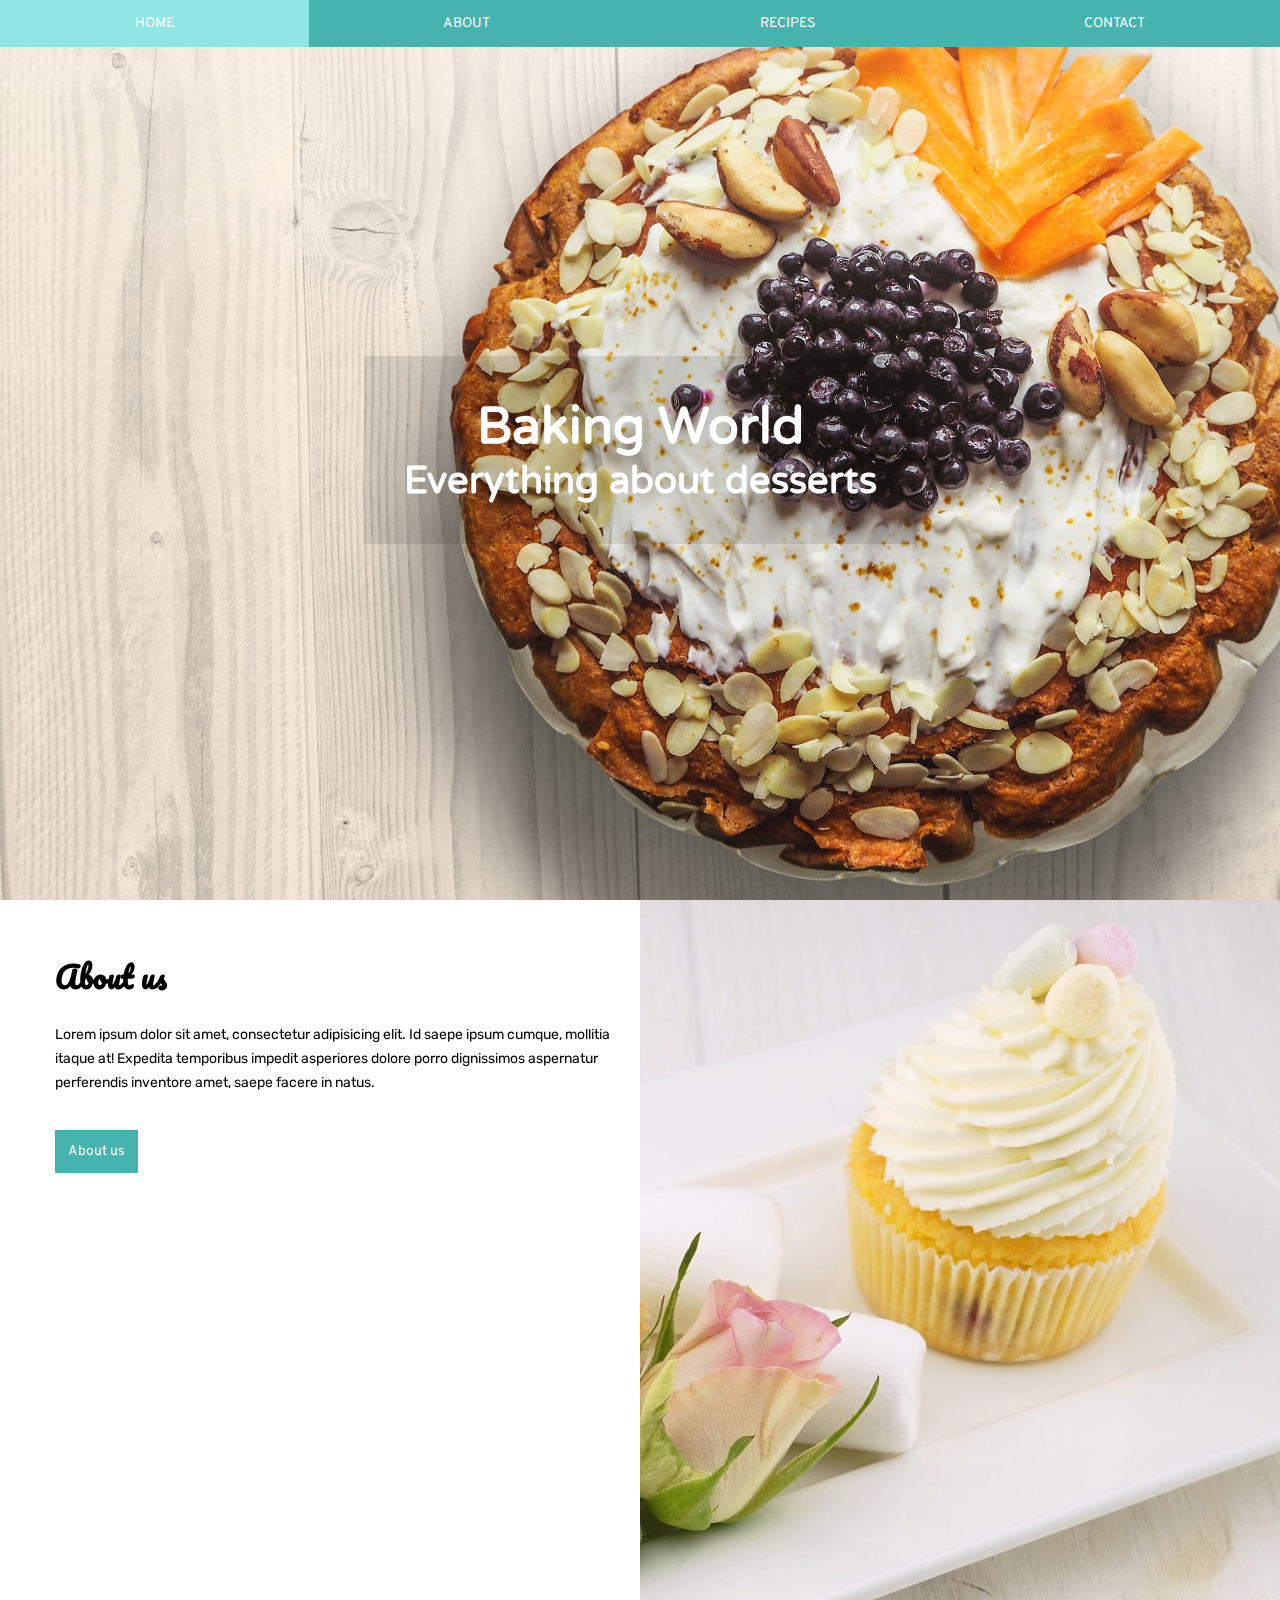
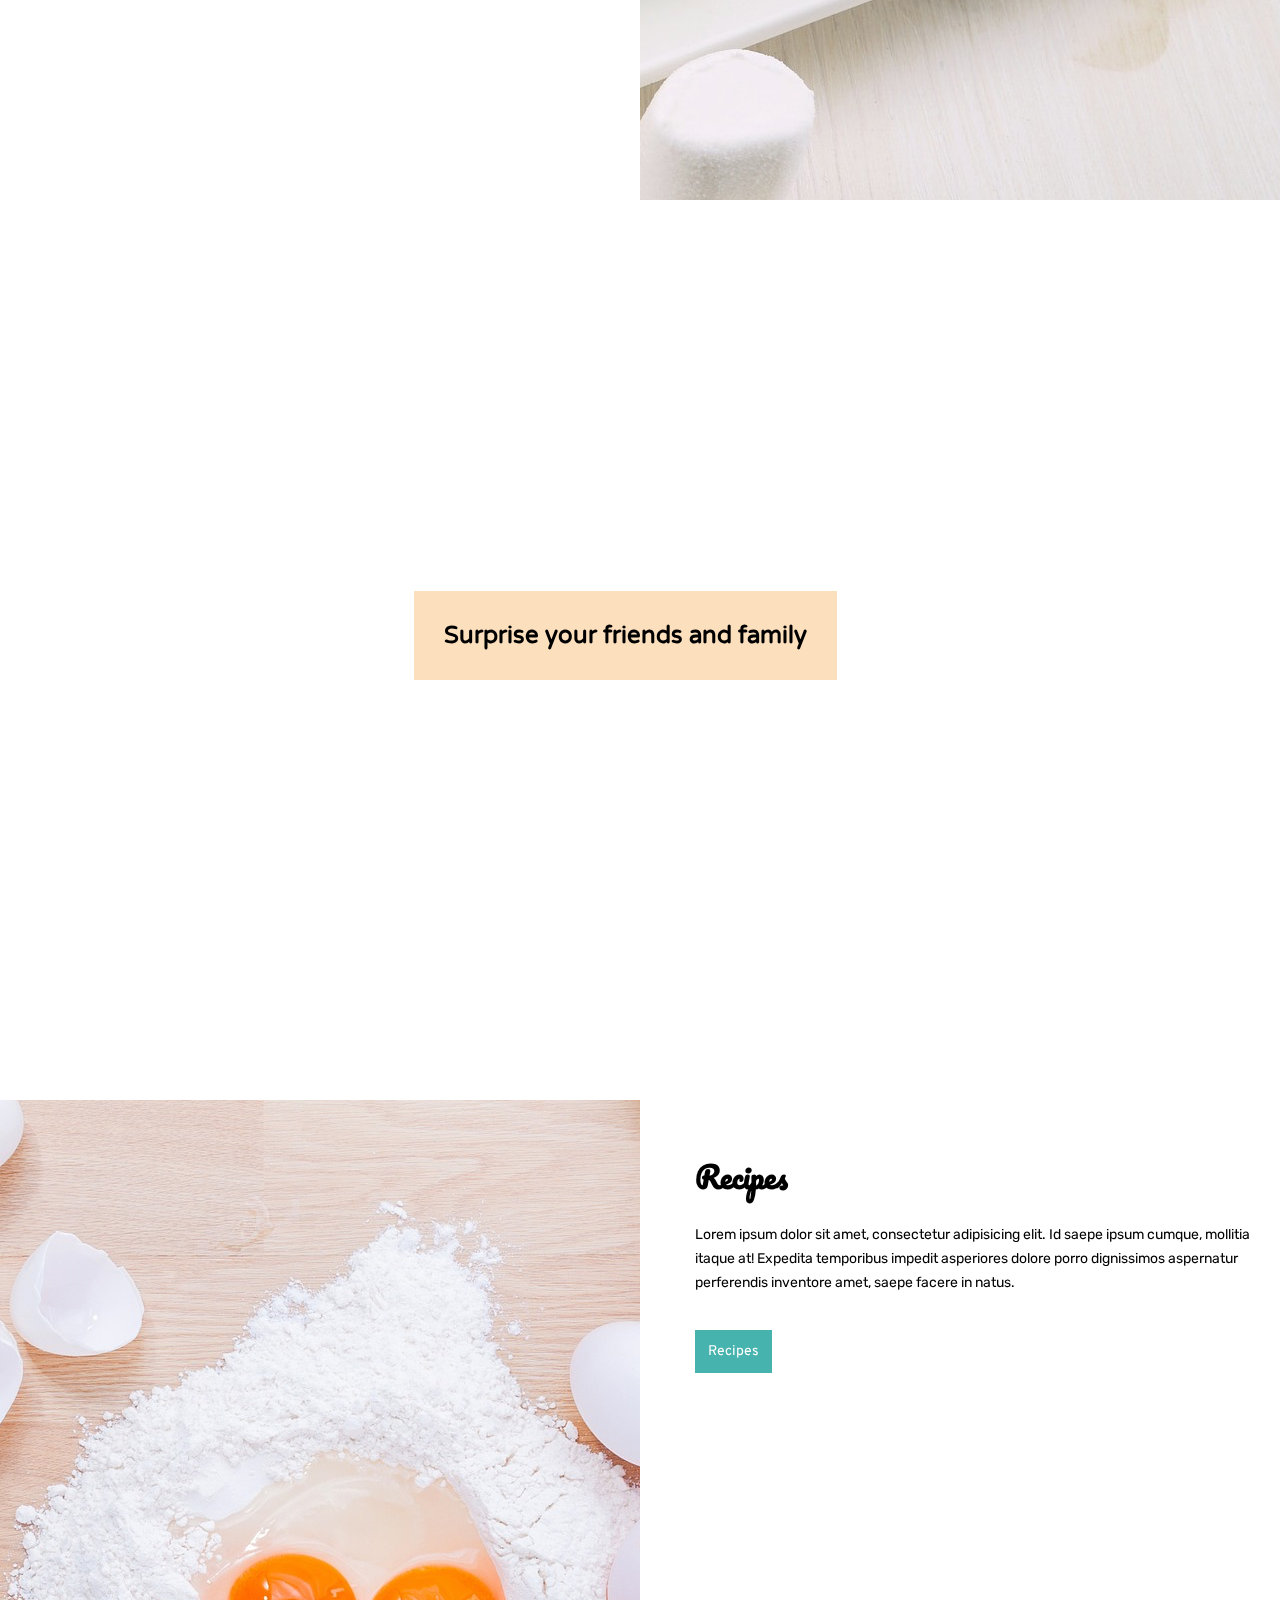
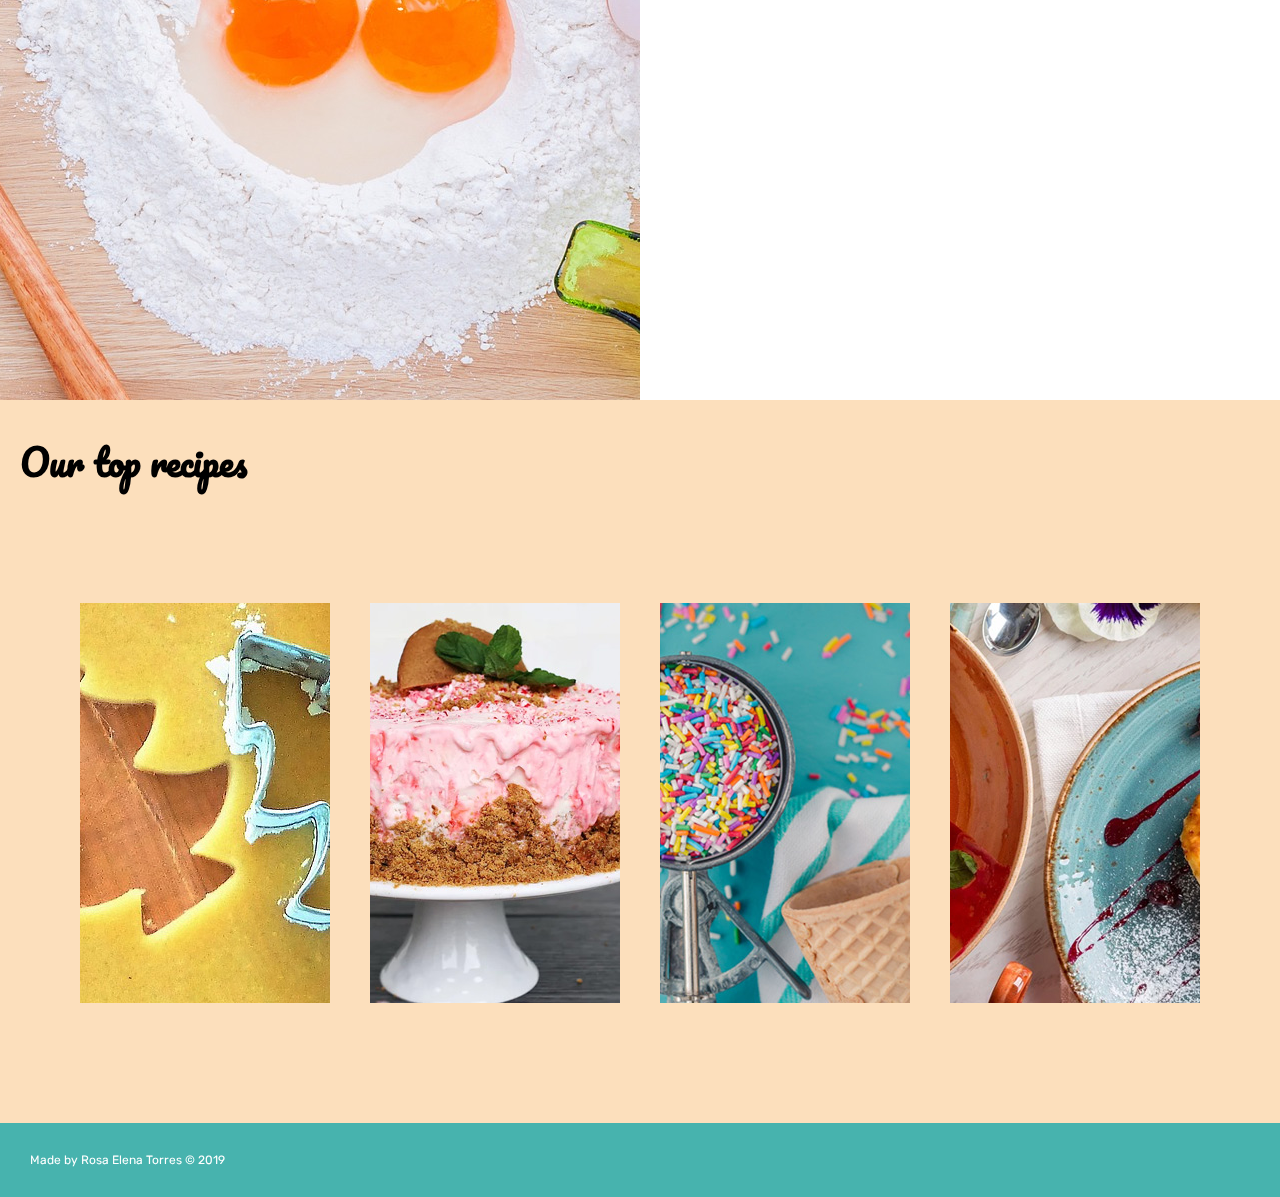
<file: index.html>
<!doctype html>
<html>

<head>
    <meta charset="UTF-8">
    <meta name="viewport" content="width=device-width, initial-scale=1.0">
    <link rel="stylesheet" href="css/style.css">
    <title>El repostero de mama</title>
</head>

<body>
   <nav>
      <a href="index.html">HOME</a>
      <a href="about.html">ABOUT</a>
      <a href="recipes.html">RECIPES</a>
      <a href="contact.html">CONTACT</a>
   </nav>
 
 	<section id="home-banner"></section>
   
   <header>
     <hgroup id="slider-header">
         <h1>Baking World</h1>
         <h2>Everything about desserts</h2>
      </hgroup>
    </header>

	<section class="parent">
      <article class="text">
         <h1>About us</h1>
         <p>Lorem ipsum dolor sit amet, consectetur adipisicing elit. Id saepe ipsum cumque, mollitia itaque at! Expedita temporibus impedit asperiores dolore porro dignissimos aspernatur perferendis inventore amet, saepe facere in natus.</p>
          <a href="about.html">About us</a>
       </article>
      <article id="side-img1"></article>
  </section> 

    
 	<section id="s1">
     <h2>Surprise your friends and family</h2>
   </section>
    
 	<section class="parent">
		<article id="side-img2"></article>
        <article class="text">
           <h1>Recipes</h1>
           <p>Lorem ipsum dolor sit amet, consectetur adipisicing elit. Id saepe ipsum cumque, mollitia itaque at! Expedita temporibus impedit asperiores dolore porro dignissimos aspernatur perferendis inventore amet, saepe facere in natus.</p>
           <a href="recipes.html">Recipes</a>
   	   </article>
    </section>

    <section class="gallery-header">
          <h2>Our top recipes</h2>
    </section>

	<section class="gallery">
    
     <figure id="r1">
      <figcaption class="overlay">
      <a href="recipe-cookies.html" class="button" target="_blank"><p>Cookies Recipe</p></a></figcaption>
      </figure>
        
      <figure id="r2">
      <figcaption class="overlay">
      <a href="recipe-strawberry-cake.html" class="button" target="_blank"><p>Strawberry Cake Recipe</p></a></figcaption>
     </figure>
        
      <figure id="r3">
      <figcaption class="overlay">
      <a href="recipe-ice-cream.html" class="button" target="_blank"><p>Ice Cream Recipe</p></a></figcaption>
     </figure>
     
       <figure id="r4">
      <figcaption class="overlay">
      <a href="recipe-cheesecake.html" class="button" target="_blank"><p>Cheesecake Recipe</p></a></figcaption>
     </figure>
    </section>
 
  <footer>
     <p>Made by Rosa Elena Torres © 2019</p>
  </footer>


</body>
</html>
</file>
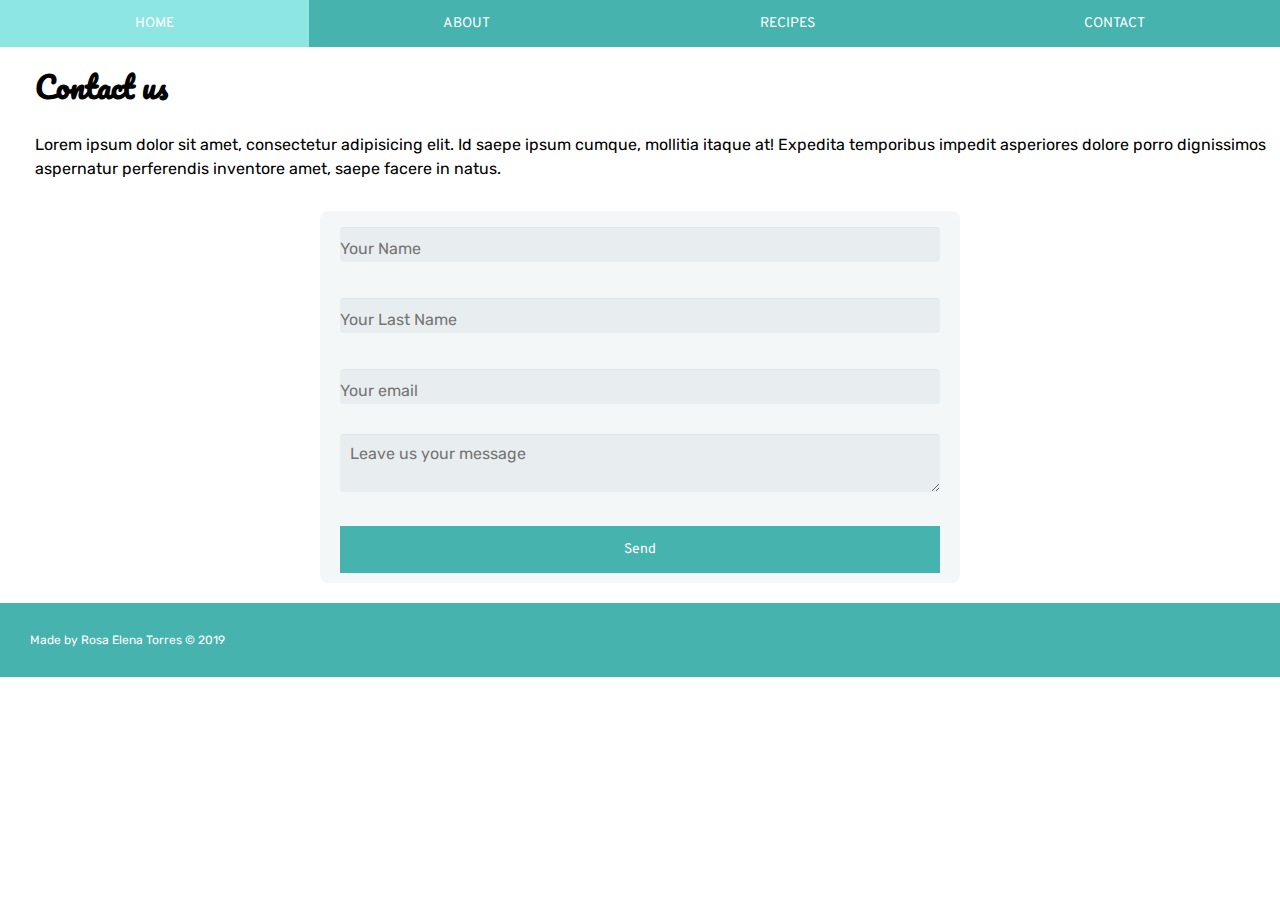
<file: contact.html>
<!doctype html>
<html>

<head>
    <meta charset="UTF-8">
    <meta name="viewport" content="width=device-width, initial-scale=1.0">
    <link rel="stylesheet" href="css/style.css">
    <title>Contact us - El repostero de mama</title>
</head>

<body>
   <nav>
      <a href="index.html">HOME</a>
      <a href="about.html">ABOUT</a>
      <a href="recipes.html">RECIPES</a>
      <a href="contact.html">CONTACT</a>
   </nav>
   
   	<section id="text-form">
         <h1>Contact us</h1>
         <p>Lorem ipsum dolor sit amet, consectetur adipisicing elit. Id saepe ipsum cumque, mollitia itaque at! Expedita temporibus impedit asperiores dolore porro dignissimos aspernatur perferendis inventore amet, saepe facere in natus.</p>
  </section> 
 
   <section id="formwrapper">
       <form action="MAILTO:rochi957@gmail.com" method="post" enctype="text/plain" validate>
          <input type="text" name="firstname" id="fname" placeholder="Your Name" required>
          
          <input type="text" id="lname" name="lastname" placeholder="Your Last Name" required>
          
    	  <input type="email" id="mail" name="email" placeholder="Your email" required>
          
          <textarea placeholder="Leave us your message"></textarea>
          
          <input type="submit" value="Send">
        
       </form>
    </section>

 
  <footer>
     <p>Made by Rosa Elena Torres © 2019</p>
  </footer>


</body>
</html>
</file>
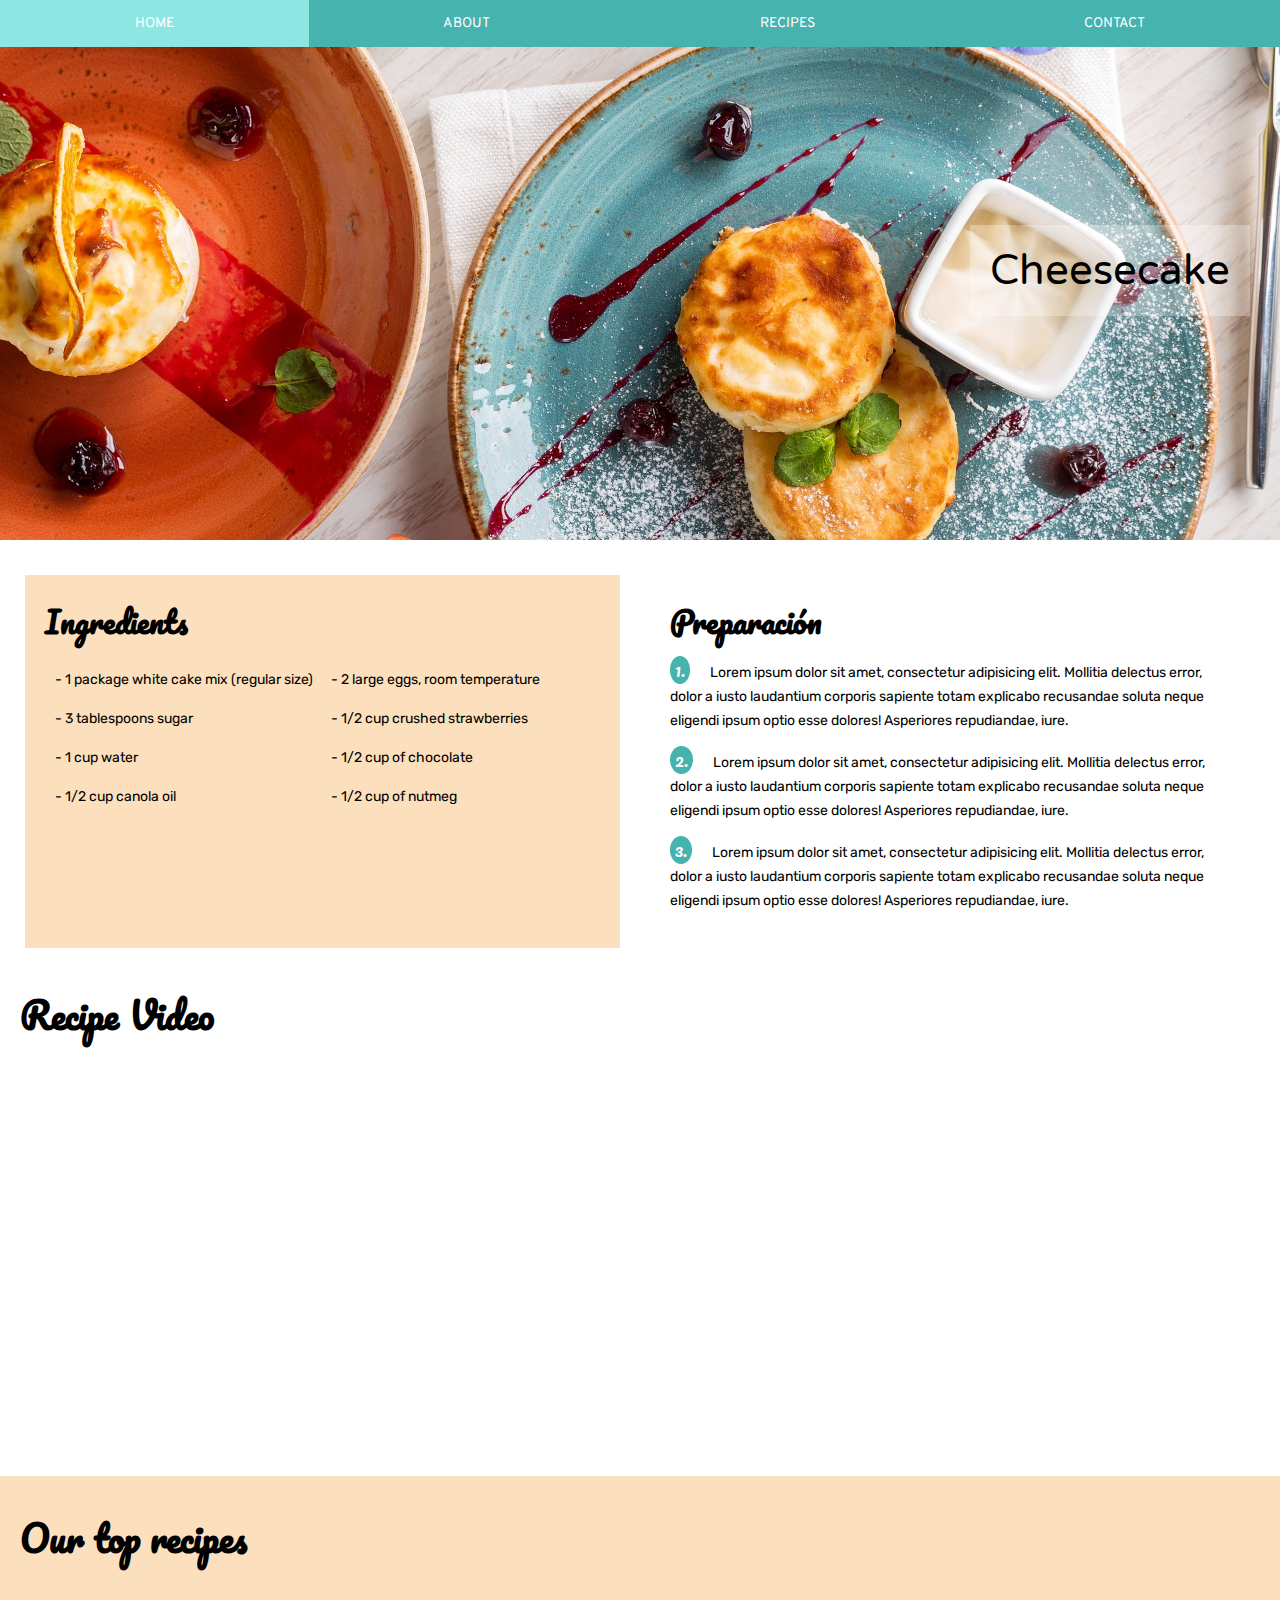
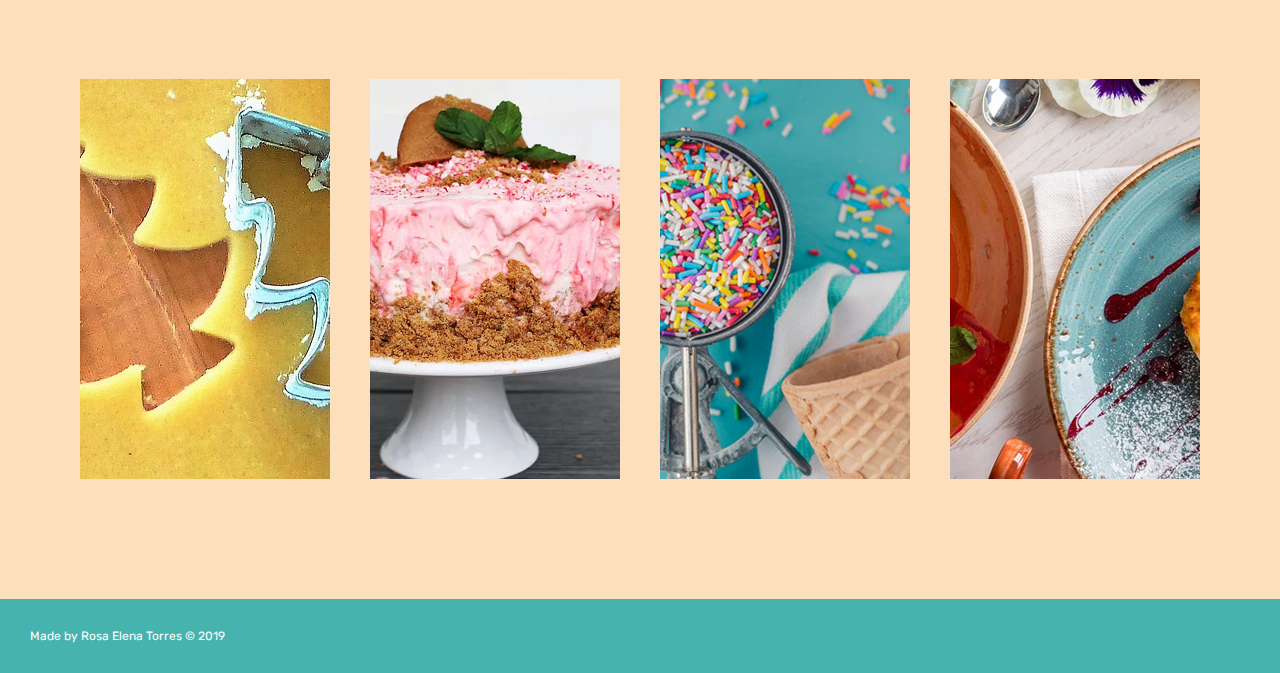
<file: recipe-cheesecake.html>
<!doctype html>
<html>

<head>
    <meta charset="UTF-8">
    <meta name="viewport" content="width=device-width, initial-scale=1.0">
    <link rel="stylesheet" href="css/style.css">
    <title>Recipe Cheesecake</title>
</head>

<body>
   <nav>
      <a href="index.html">HOME</a>
      <a href="about.html">ABOUT</a>
      <a href="recipes.html">RECIPES</a>
      <a href="contact.html">CONTACT</a>
   </nav>
 
  <section id="recipe-header-4">
        <article id="recipe">
            <h1>Cheesecake</h1>
        </article>
  </section>


    <section id="recipe-details">
        <article id="ingredients">
            <h1>Ingredients</h1>
            <div id="ingredients-col">
                <p>- 1 package white cake mix (regular size)</p>
                <p>- 3 tablespoons sugar</p>
                <p>- 1 cup water</p>
                <p>- 1/2 cup canola oil</p>
                <p>- 2 large eggs, room temperature</p>
                <p>- 1/2 cup crushed strawberries</p>
                <p>- 1/2 cup of chocolate</p>
                <p>- 1/2 cup of nutmeg</p>
            </div>
        </article>
            <article>
              <h1>Preparación</h1>
                <p><span id="recipe-number">1.</span>Lorem ipsum dolor sit amet, consectetur adipisicing elit. Mollitia delectus error, dolor a iusto laudantium corporis sapiente totam explicabo recusandae soluta neque eligendi ipsum optio esse dolores! Asperiores repudiandae, iure.</p>
                <p><span id="recipe-number">2.</span>Lorem ipsum dolor sit amet, consectetur adipisicing elit. Mollitia delectus error, dolor a iusto laudantium corporis sapiente totam explicabo recusandae soluta neque eligendi ipsum optio esse dolores! Asperiores repudiandae, iure.</p>
                <p><span id="recipe-number">3.</span>Lorem ipsum dolor sit amet, consectetur adipisicing elit. Mollitia delectus error, dolor a iusto laudantium corporis sapiente totam explicabo recusandae soluta neque eligendi ipsum optio esse dolores! Asperiores repudiandae, iure.</p>
            </article>
        </section>
        
        <section class="recipe-video-header">
          <h2>Recipe Video</h2>
        </section>
        
        <section id="recipe-video">
            <iframe width="600" height="400" src="https://www.youtube.com/embed/Ov4u0ARMWKQ" frameborder="0" allow="accelerometer; autoplay; encrypted-media; gyroscope; picture-in-picture" allowfullscreen></iframe>
        </section>
        
    <section class="gallery-header">
          <h2>Our top recipes</h2>
    </section>

	<section class="gallery">
    
     <figure id="r1">
      <figcaption class="overlay">
      <a href="recipe-cookies.html" class="button" target="_blank"><p>Cookies Recipe</p></a></figcaption>
      </figure>
        
      <figure id="r2">
      <figcaption class="overlay">
      <a href="recipe-strawberry-cake.html" class="button" target="_blank"><p>Strawberry Cake Recipe</p></a></figcaption>
     </figure>
        
      <figure id="r3">
      <figcaption class="overlay">
      <a href="recipe-ice-cream.html" class="button" target="_blank"><p>Ice Cream Recipe</p></a></figcaption>
     </figure>
     
       <figure id="r4">
      <figcaption class="overlay">
      <a href="recipe-cheesecake.html" class="button" target="_blank"><p>Cheesecake Recipe</p></a></figcaption>
     </figure>
    </section>

 

 
  <footer>
     <p>Made by Rosa Elena Torres © 2019</p>
  </footer>


</body>
</html>
</file>
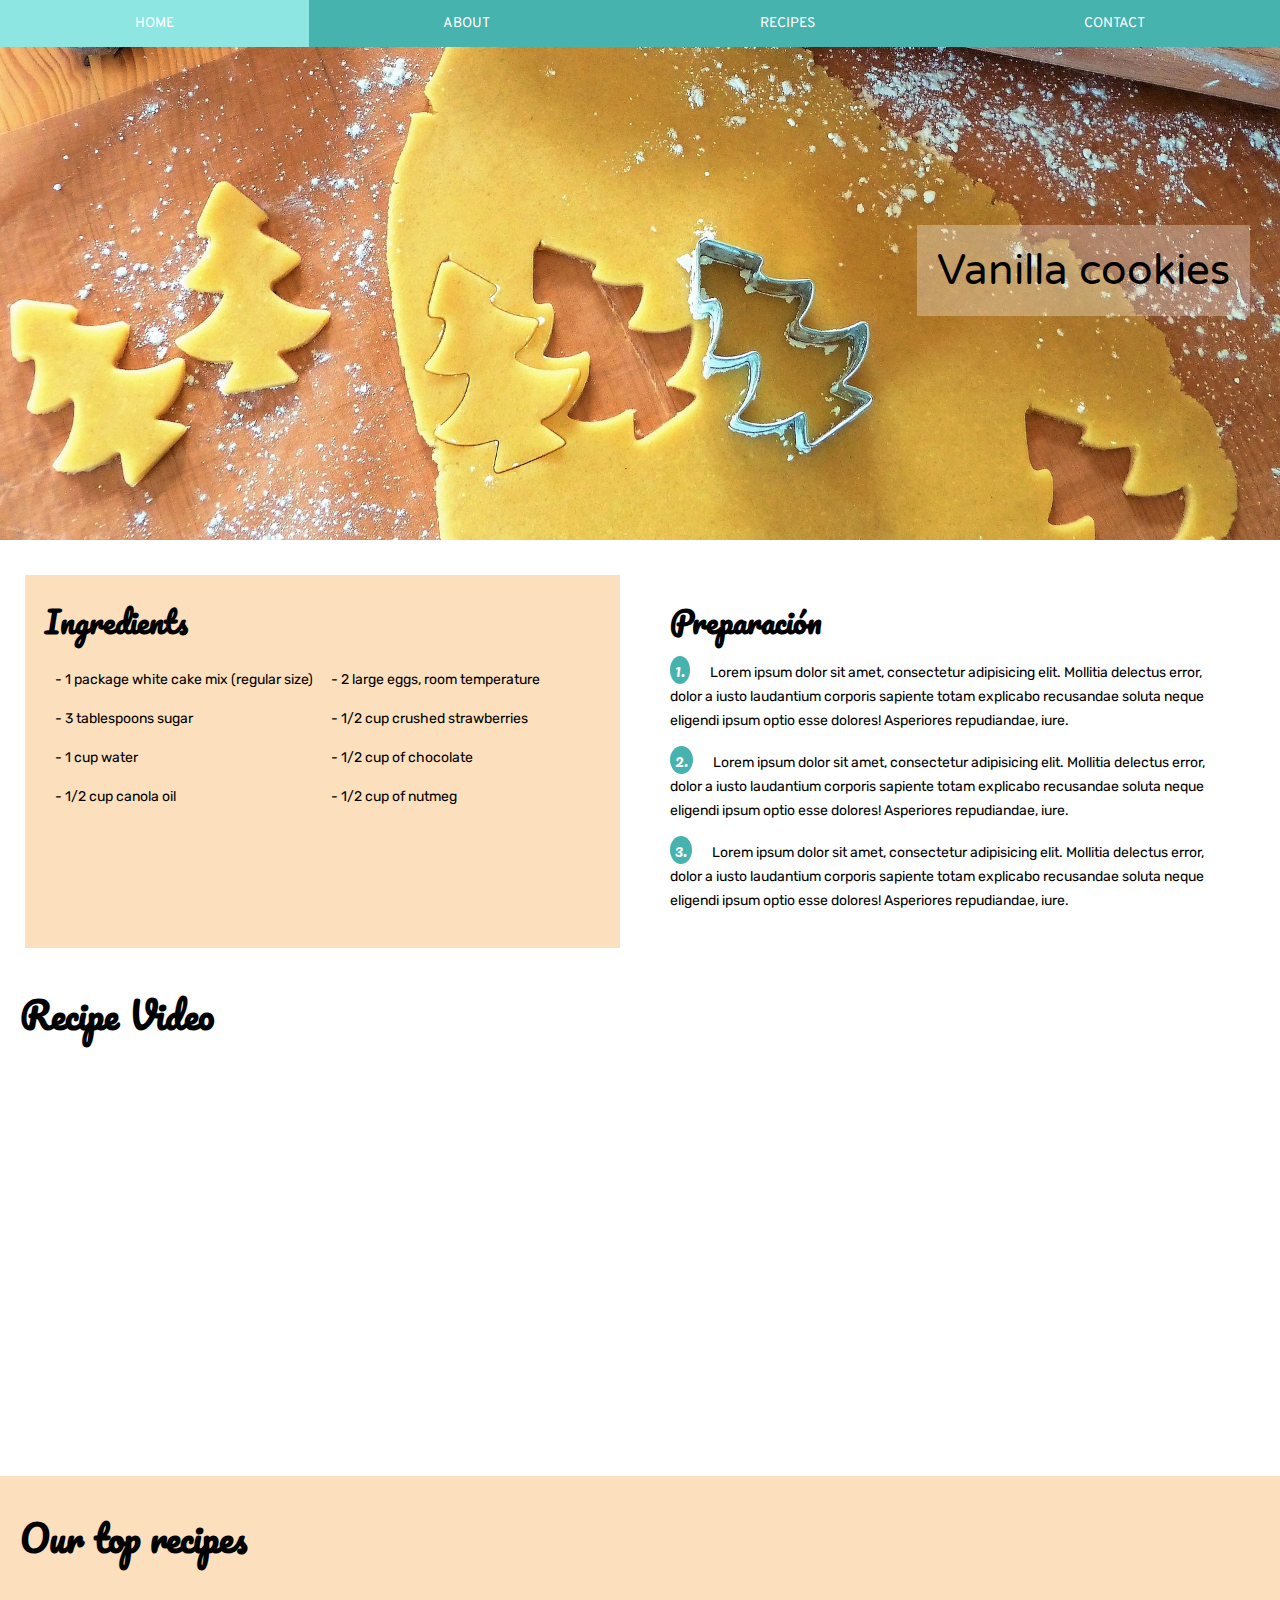
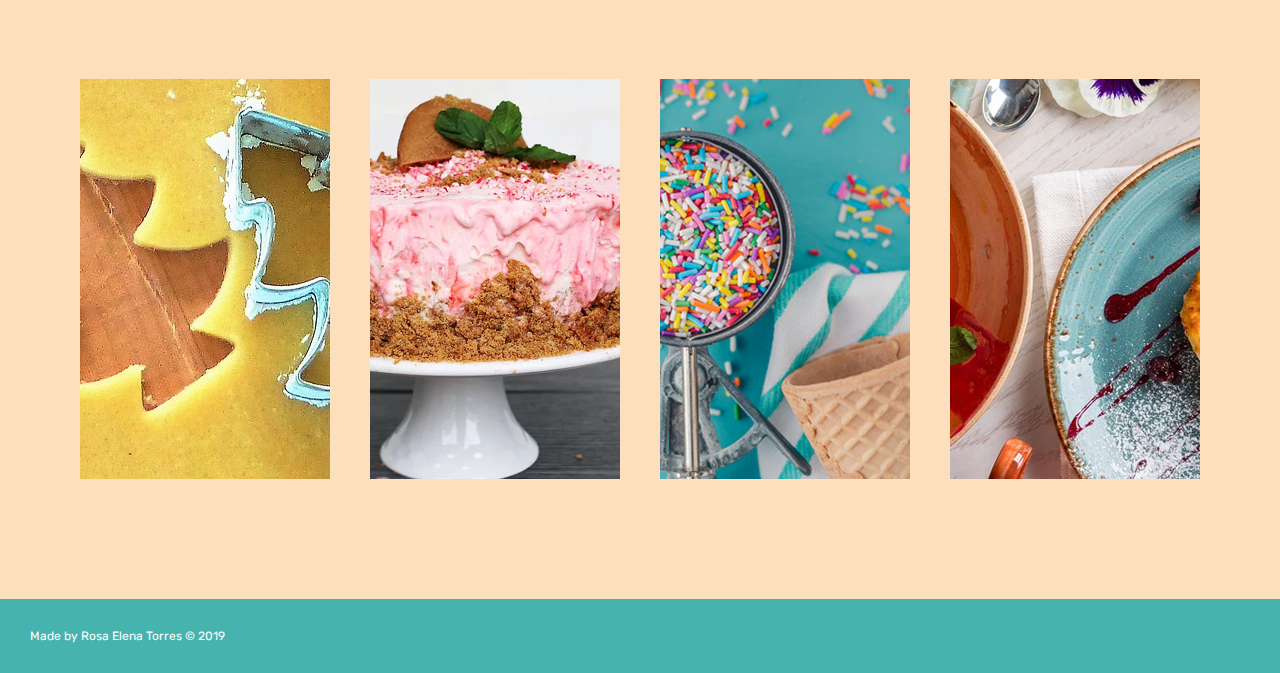
<file: recipe-cookies.html>
<!doctype html>
<html>

<head>
    <meta charset="UTF-8">
    <meta name="viewport" content="width=device-width, initial-scale=1.0">
    <link rel="stylesheet" href="css/style.css">
    <title>Recipe Cookies</title>
</head>

<body>
   <nav>
      <a href="index.html">HOME</a>
      <a href="about.html">ABOUT</a>
      <a href="recipes.html">RECIPES</a>
      <a href="contact.html">CONTACT</a>
   </nav>
 
  <section id="recipe-header">
        <article id="recipe">
            <h1>Vanilla cookies</h1>
        </article>
  </section>


    <section id="recipe-details">
        <article id="ingredients">
            <h1>Ingredients</h1>
            <div id="ingredients-col">
                <p>- 1 package white cake mix (regular size)</p>
                <p>- 3 tablespoons sugar</p>
                <p>- 1 cup water</p>
                <p>- 1/2 cup canola oil</p>
                <p>- 2 large eggs, room temperature</p>
                <p>- 1/2 cup crushed strawberries</p>
                <p>- 1/2 cup of chocolate</p>
                <p>- 1/2 cup of nutmeg</p>
            </div>
        </article>
            <article>
              <h1>Preparación</h1>
                <p><span id="recipe-number">1.</span>Lorem ipsum dolor sit amet, consectetur adipisicing elit. Mollitia delectus error, dolor a iusto laudantium corporis sapiente totam explicabo recusandae soluta neque eligendi ipsum optio esse dolores! Asperiores repudiandae, iure.</p>
                <p><span id="recipe-number">2.</span>Lorem ipsum dolor sit amet, consectetur adipisicing elit. Mollitia delectus error, dolor a iusto laudantium corporis sapiente totam explicabo recusandae soluta neque eligendi ipsum optio esse dolores! Asperiores repudiandae, iure.</p>
                <p><span id="recipe-number">3.</span>Lorem ipsum dolor sit amet, consectetur adipisicing elit. Mollitia delectus error, dolor a iusto laudantium corporis sapiente totam explicabo recusandae soluta neque eligendi ipsum optio esse dolores! Asperiores repudiandae, iure.</p>
            </article>
        </section>
        
        <section class="recipe-video-header">
          <h2>Recipe Video</h2>
        </section>
        
        <section id="recipe-video">
            <iframe width="600" height="400" src="https://www.youtube.com/embed/SvY59PVi8ao" frameborder="0" allow="accelerometer; autoplay; encrypted-media; gyroscope; picture-in-picture" allowfullscreen></iframe>
        </section>
        
    <section class="gallery-header">
          <h2>Our top recipes</h2>
    </section>

	<section class="gallery">
    
     <figure id="r1">
      <figcaption class="overlay">
      <a href="recipe-cookies.html" class="button" target="_blank"><p>Cookies Recipe</p></a></figcaption>
      </figure>
        
      <figure id="r2">
      <figcaption class="overlay">
      <a href="recipe-strawberry-cake.html" class="button" target="_blank"><p>Strawberry Cake Recipe</p></a></figcaption>
     </figure>
        
      <figure id="r3">
      <figcaption class="overlay">
      <a href="recipe-ice-cream.html" class="button" target="_blank"><p>Ice Cream Recipe</p></a></figcaption>
     </figure>
     
       <figure id="r4">
      <figcaption class="overlay">
      <a href="recipe-cheesecake.html" class="button" target="_blank"><p>Cheesecake Recipe</p></a></figcaption>
     </figure>
    </section>

 

 
  <footer>
     <p>Made by Rosa Elena Torres © 2019</p>
  </footer>


</body>
</html>
</file>
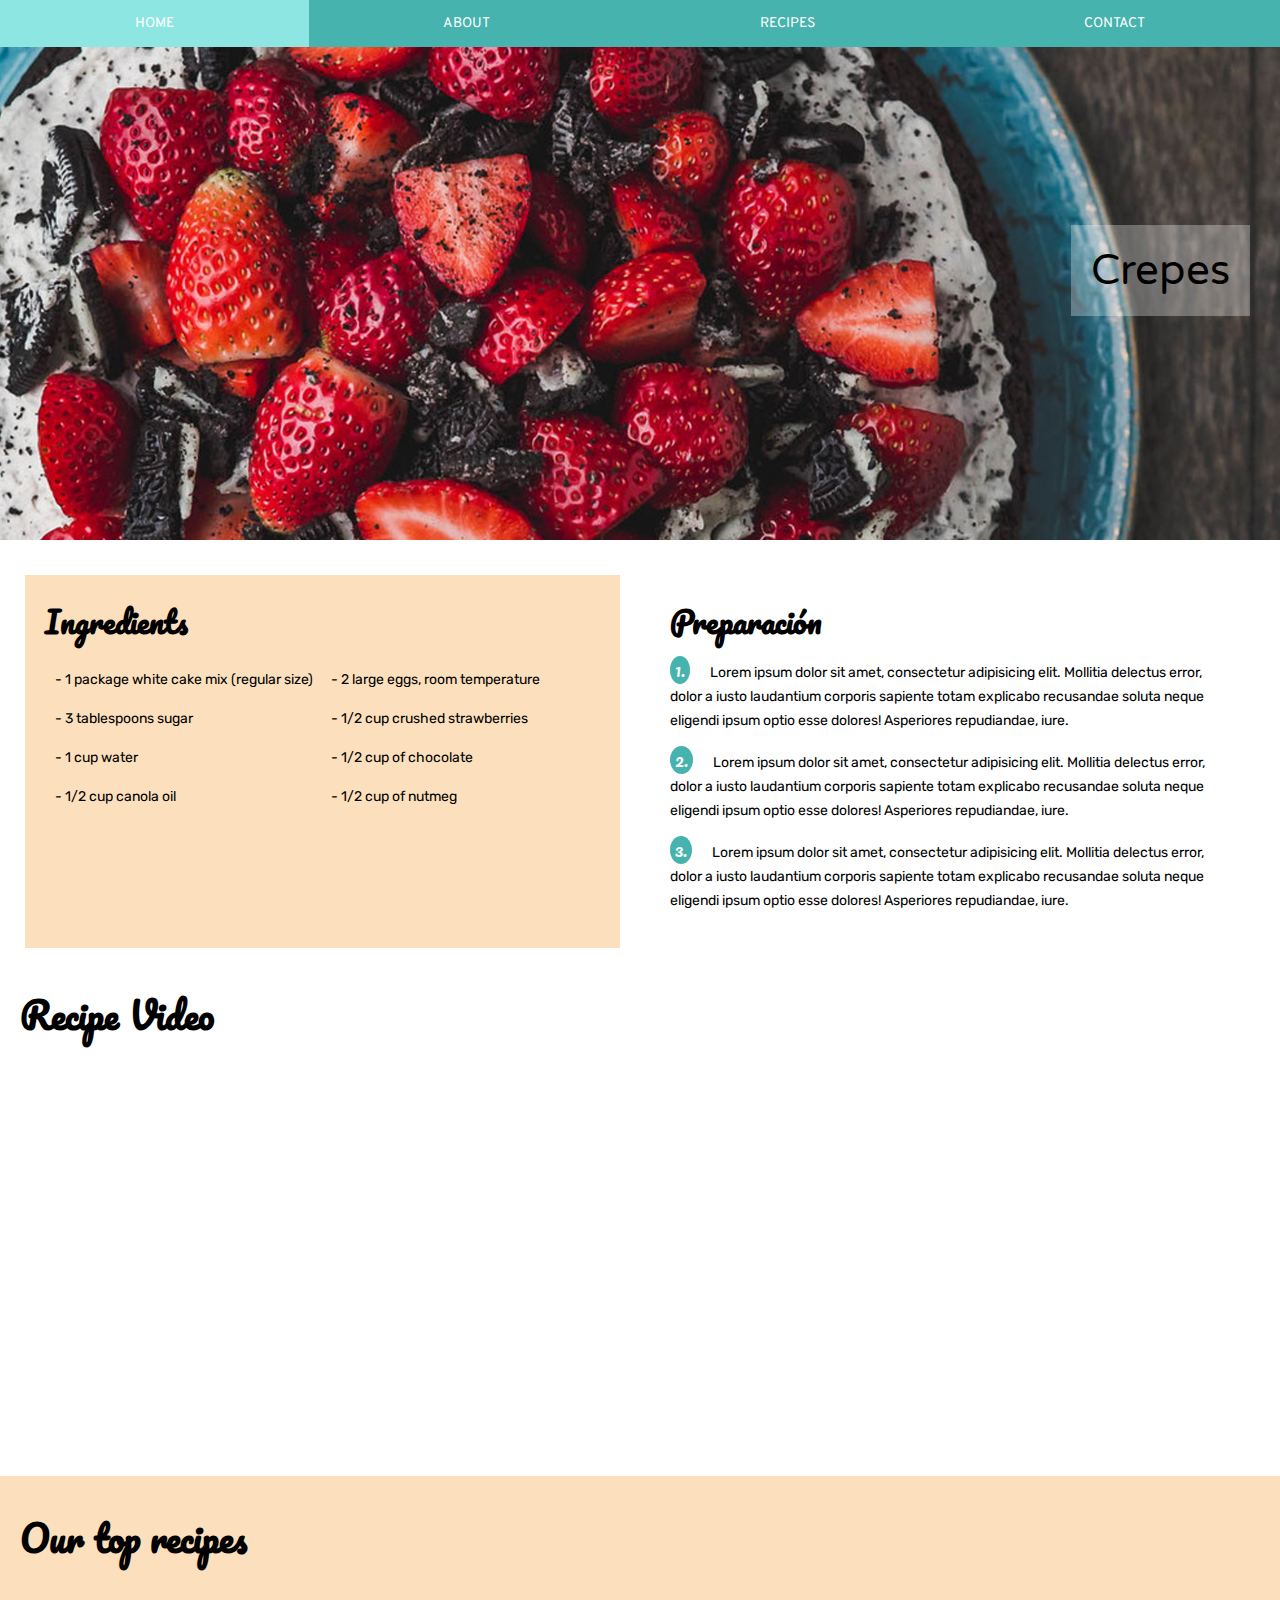
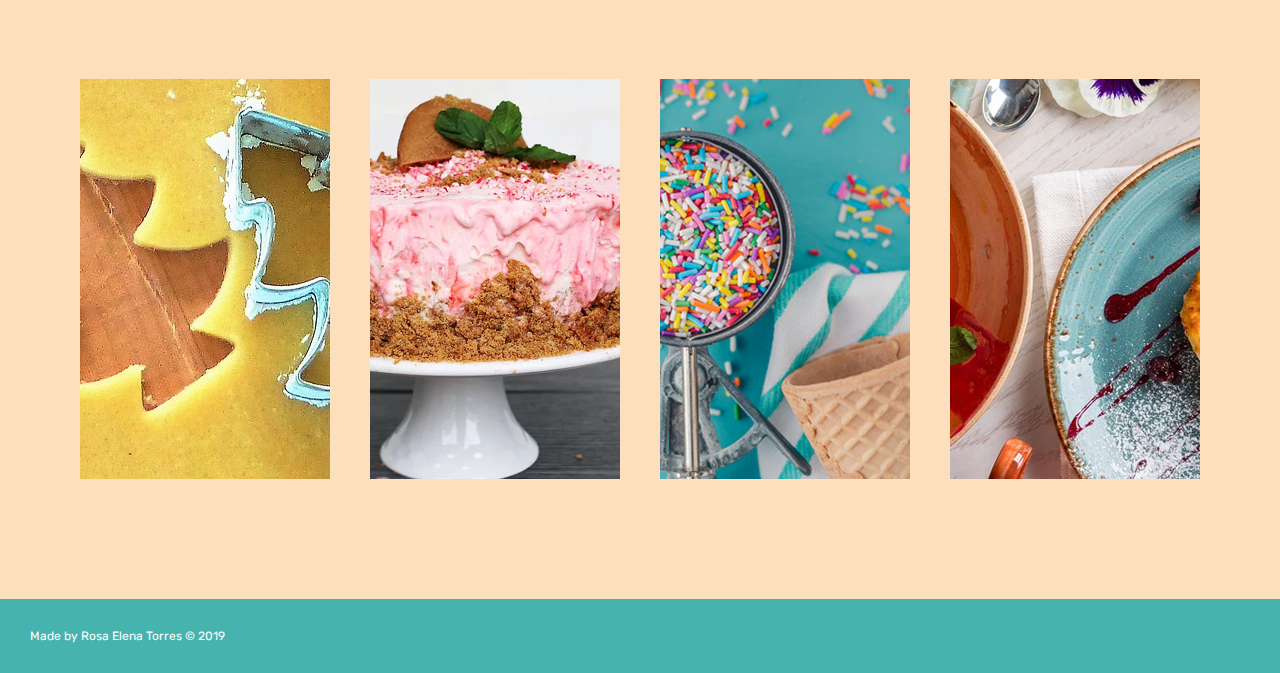
<file: recipe-crepe.html>
<!doctype html>
<html>

<head>
    <meta charset="UTF-8">
    <meta name="viewport" content="width=device-width, initial-scale=1.0">
    <link rel="stylesheet" href="css/style.css">
    <title>Recipe Crepes</title>
</head>

<body>
   <nav>
      <a href="index.html">HOME</a>
      <a href="about.html">ABOUT</a>
      <a href="recipes.html">RECIPES</a>
      <a href="contact.html">CONTACT</a>
   </nav>
 
  <section id="recipe-header-5">
        <article id="recipe">
            <h1>Crepes</h1>
        </article>
  </section>


    <section id="recipe-details">
        <article id="ingredients">
            <h1>Ingredients</h1>
            <div id="ingredients-col">
                <p>- 1 package white cake mix (regular size)</p>
                <p>- 3 tablespoons sugar</p>
                <p>- 1 cup water</p>
                <p>- 1/2 cup canola oil</p>
                <p>- 2 large eggs, room temperature</p>
                <p>- 1/2 cup crushed strawberries</p>
                <p>- 1/2 cup of chocolate</p>
                <p>- 1/2 cup of nutmeg</p>
            </div>
        </article>
            <article>
              <h1>Preparación</h1>
                <p><span id="recipe-number">1.</span>Lorem ipsum dolor sit amet, consectetur adipisicing elit. Mollitia delectus error, dolor a iusto laudantium corporis sapiente totam explicabo recusandae soluta neque eligendi ipsum optio esse dolores! Asperiores repudiandae, iure.</p>
                <p><span id="recipe-number">2.</span>Lorem ipsum dolor sit amet, consectetur adipisicing elit. Mollitia delectus error, dolor a iusto laudantium corporis sapiente totam explicabo recusandae soluta neque eligendi ipsum optio esse dolores! Asperiores repudiandae, iure.</p>
                <p><span id="recipe-number">3.</span>Lorem ipsum dolor sit amet, consectetur adipisicing elit. Mollitia delectus error, dolor a iusto laudantium corporis sapiente totam explicabo recusandae soluta neque eligendi ipsum optio esse dolores! Asperiores repudiandae, iure.</p>
            </article>
        </section>
        
        <section class="recipe-video-header">
          <h2>Recipe Video</h2>
        </section>
        
        <section id="recipe-video">
            <iframe width="600" height="400" src="https://www.youtube.com/embed/SpSrBGnjurA" frameborder="0" allow="accelerometer; autoplay; encrypted-media; gyroscope; picture-in-picture" allowfullscreen></iframe>
        </section>
        
    <section class="gallery-header">
          <h2>Our top recipes</h2>
    </section>

	<section class="gallery">
    
     <figure id="r1">
      <figcaption class="overlay">
      <a href="recipe-cookies.html" class="button" target="_blank"><p>Cookies Recipe</p></a></figcaption>
      </figure>
        
      <figure id="r2">
      <figcaption class="overlay">
      <a href="recipe-strawberry-cake.html" class="button" target="_blank"><p>Strawberry Cake Recipe</p></a></figcaption>
     </figure>
        
      <figure id="r3">
      <figcaption class="overlay">
      <a href="recipe-ice-cream.html" class="button" target="_blank"><p>Ice Cream Recipe</p></a></figcaption>
     </figure>
     
       <figure id="r4">
      <figcaption class="overlay">
      <a href="recipe-cheesecake.html" class="button" target="_blank"><p>Cheesecake Recipe</p></a></figcaption>
     </figure>
    </section>

 

 
  <footer>
     <p>Made by Rosa Elena Torres © 2019</p>
  </footer>


</body>
</html>
</file>
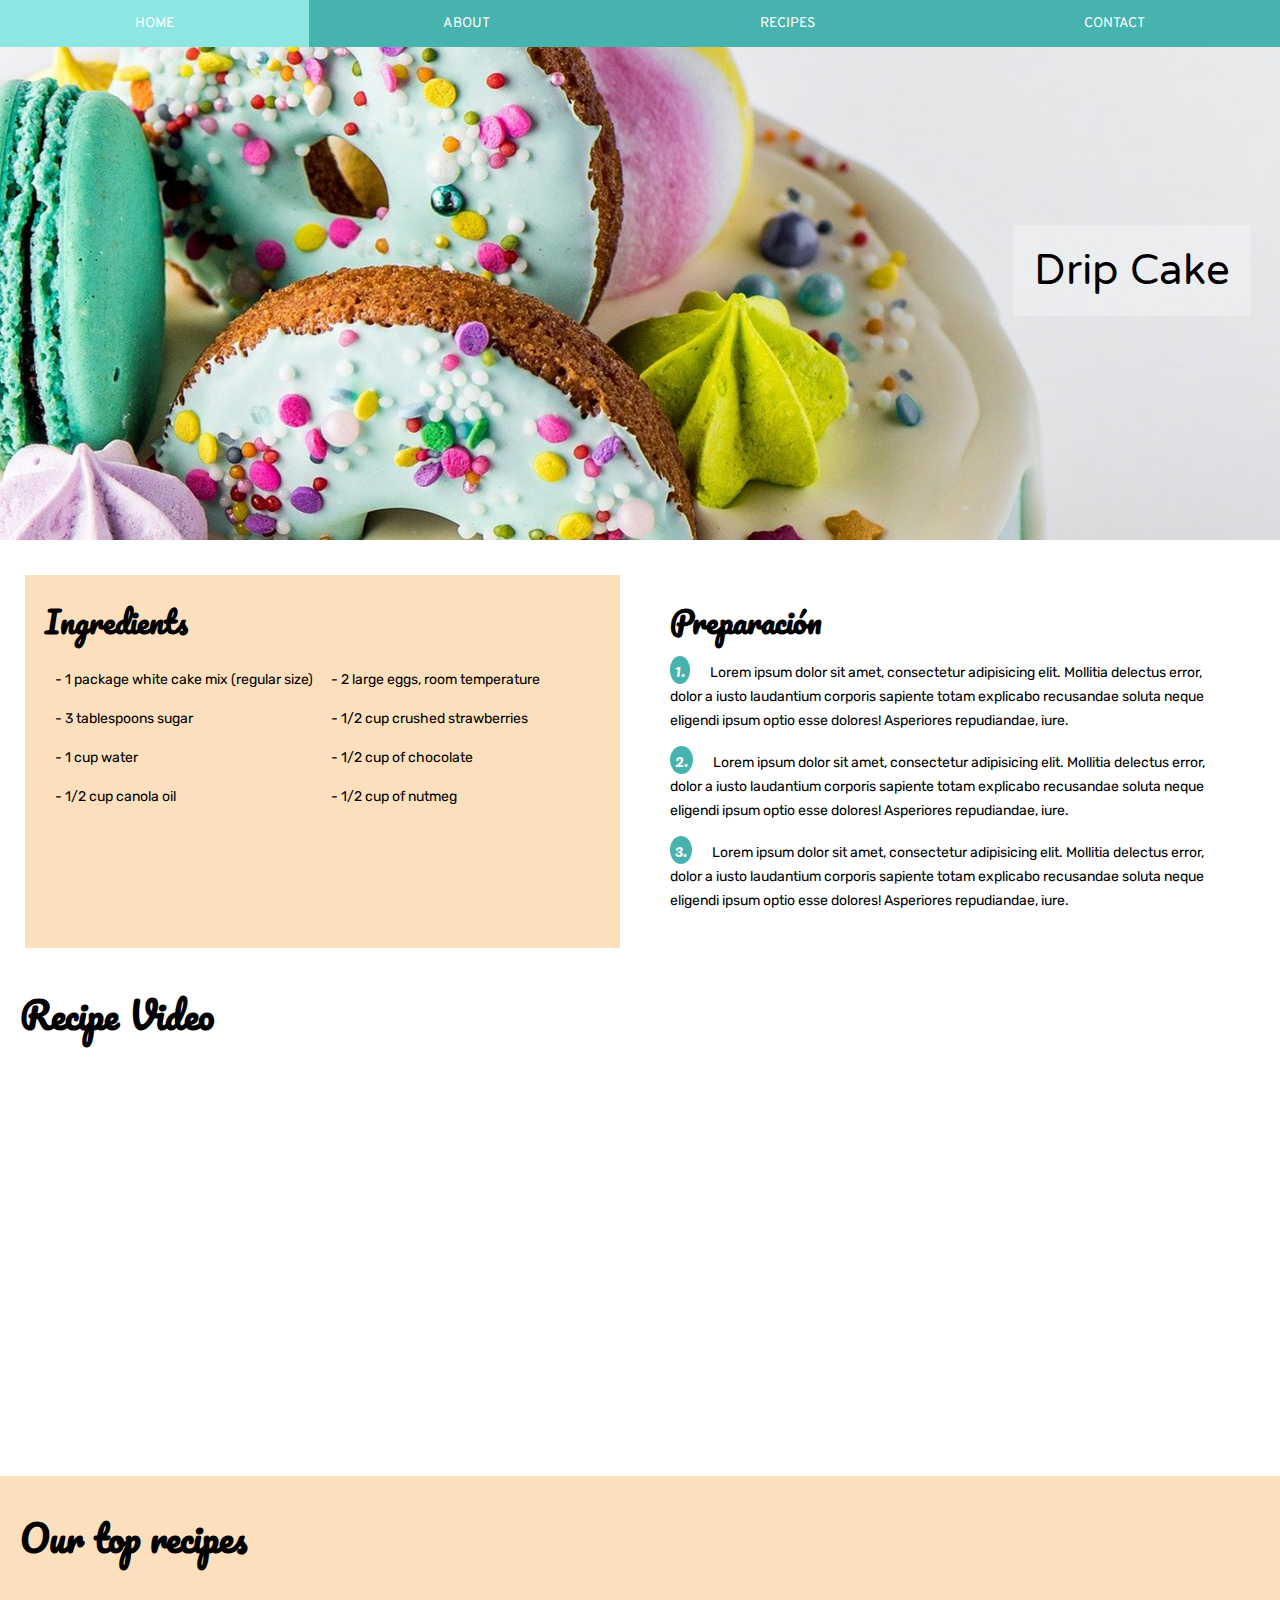
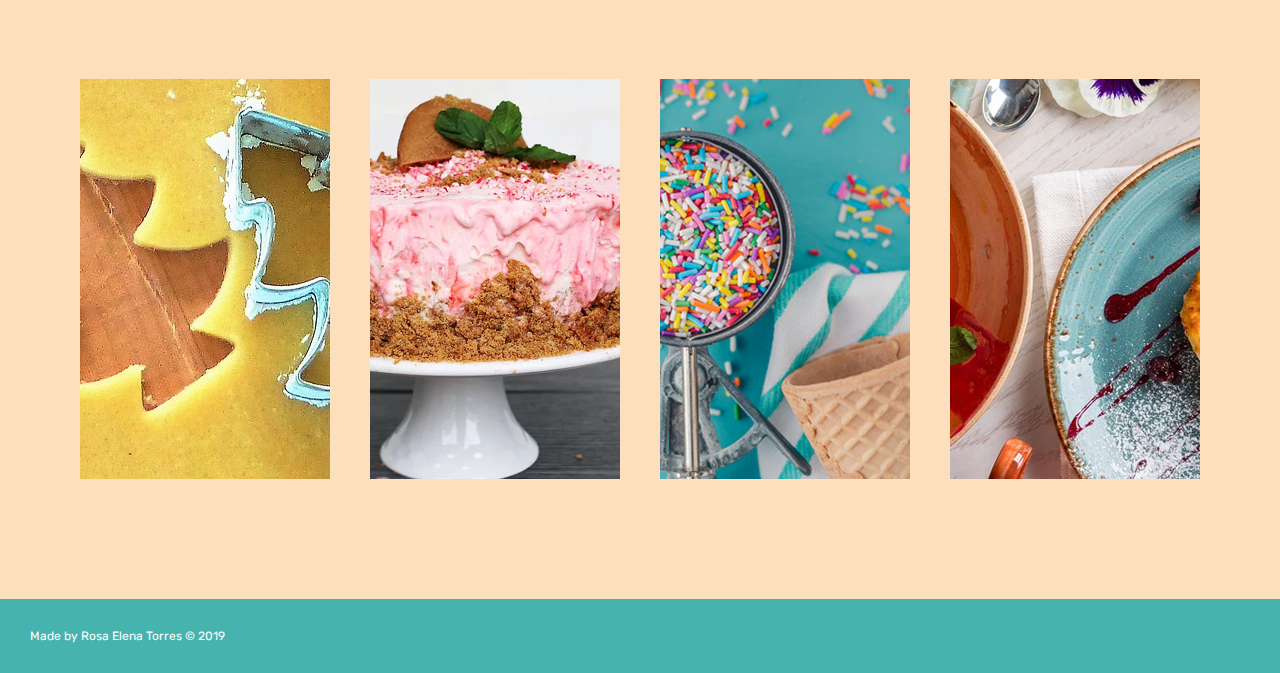
<file: recipe-drip-cake.html>
<!doctype html>
<html>

<head>
    <meta charset="UTF-8">
    <meta name="viewport" content="width=device-width, initial-scale=1.0">
    <link rel="stylesheet" href="css/style.css">
    <title>Recipe Drip Cake</title>
</head>

<body>
   <nav>
      <a href="index.html">HOME</a>
      <a href="about.html">ABOUT</a>
      <a href="recipes.html">RECIPES</a>
      <a href="contact.html">CONTACT</a>
   </nav>
 
  <section id="recipe-header-6">
        <article id="recipe">
            <h1>Drip Cake</h1>
        </article>
  </section>


    <section id="recipe-details">
        <article id="ingredients">
            <h1>Ingredients</h1>
            <div id="ingredients-col">
                <p>- 1 package white cake mix (regular size)</p>
                <p>- 3 tablespoons sugar</p>
                <p>- 1 cup water</p>
                <p>- 1/2 cup canola oil</p>
                <p>- 2 large eggs, room temperature</p>
                <p>- 1/2 cup crushed strawberries</p>
                <p>- 1/2 cup of chocolate</p>
                <p>- 1/2 cup of nutmeg</p>
            </div>
        </article>
            <article>
              <h1>Preparación</h1>
                <p><span id="recipe-number">1.</span>Lorem ipsum dolor sit amet, consectetur adipisicing elit. Mollitia delectus error, dolor a iusto laudantium corporis sapiente totam explicabo recusandae soluta neque eligendi ipsum optio esse dolores! Asperiores repudiandae, iure.</p>
                <p><span id="recipe-number">2.</span>Lorem ipsum dolor sit amet, consectetur adipisicing elit. Mollitia delectus error, dolor a iusto laudantium corporis sapiente totam explicabo recusandae soluta neque eligendi ipsum optio esse dolores! Asperiores repudiandae, iure.</p>
                <p><span id="recipe-number">3.</span>Lorem ipsum dolor sit amet, consectetur adipisicing elit. Mollitia delectus error, dolor a iusto laudantium corporis sapiente totam explicabo recusandae soluta neque eligendi ipsum optio esse dolores! Asperiores repudiandae, iure.</p>
            </article>
        </section>
        
        <section class="recipe-video-header">
          <h2>Recipe Video</h2>
        </section>
        
        <section id="recipe-video">
            <iframe width="600" height="400" src="https://www.youtube.com/embed/55w65rj0pJQ" frameborder="0" allow="accelerometer; autoplay; encrypted-media; gyroscope; picture-in-picture" allowfullscreen></iframe>
        </section>
        
    <section class="gallery-header">
          <h2>Our top recipes</h2>
    </section>

	<section class="gallery">
    
     <figure id="r1">
      <figcaption class="overlay">
      <a href="recipe-cookies.html" class="button" target="_blank"><p>Cookies Recipe</p></a></figcaption>
      </figure>
        
      <figure id="r2">
      <figcaption class="overlay">
      <a href="recipe-strawberry-cake.html" class="button" target="_blank"><p>Strawberry Cake Recipe</p></a></figcaption>
     </figure>
        
      <figure id="r3">
      <figcaption class="overlay">
      <a href="recipe-ice-cream.html" class="button" target="_blank"><p>Ice Cream Recipe</p></a></figcaption>
     </figure>
     
       <figure id="r4">
      <figcaption class="overlay">
      <a href="recipe-cheesecake.html" class="button" target="_blank"><p>Cheesecake Recipe</p></a></figcaption>
     </figure>
    </section>

 

 
  <footer>
     <p>Made by Rosa Elena Torres © 2019</p>
  </footer>


</body>
</html>
</file>
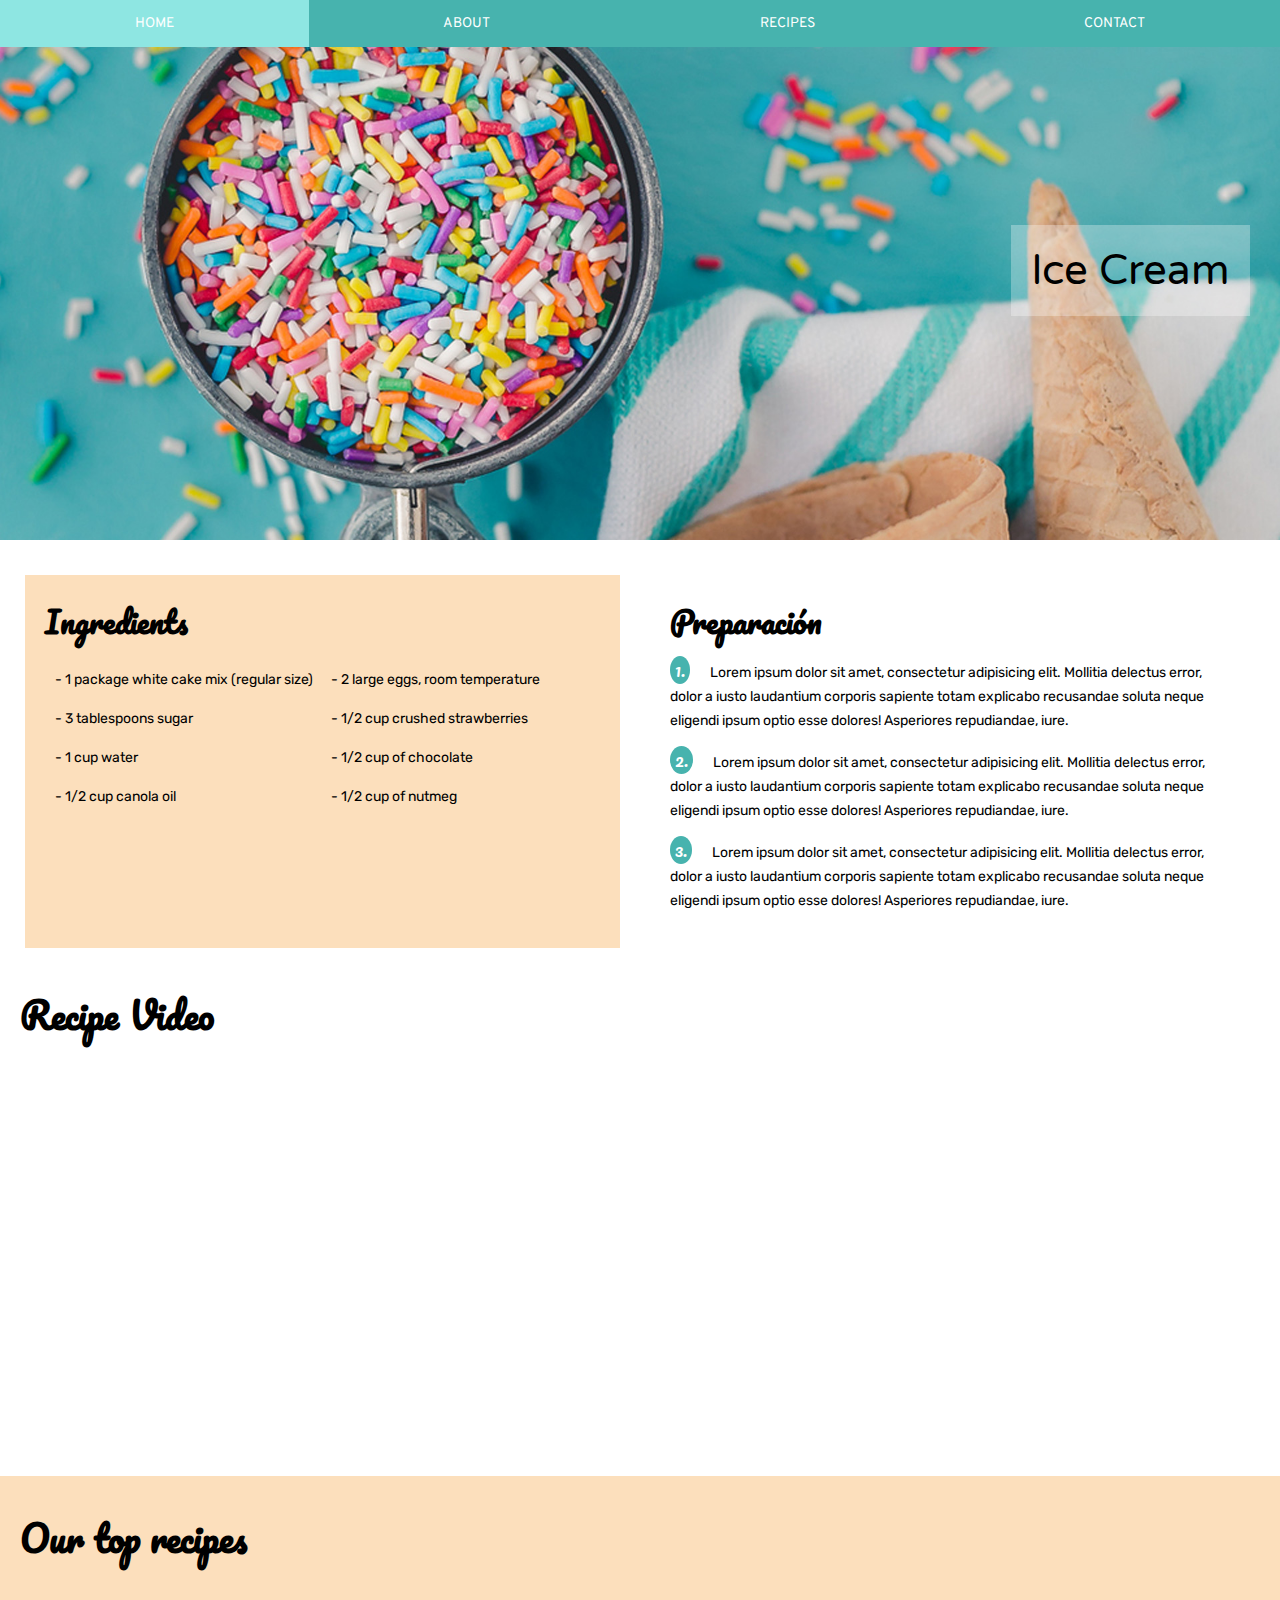
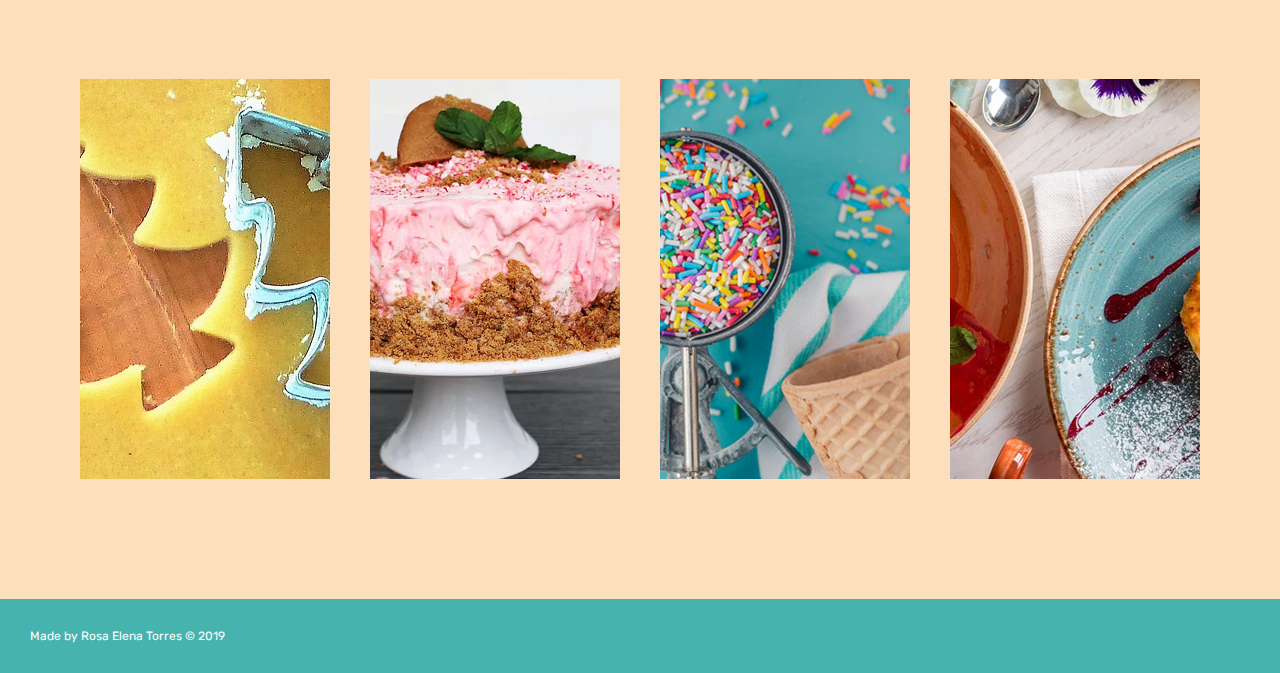
<file: recipe-ice-cream.html>
<!doctype html>
<html>

<head>
    <meta charset="UTF-8">
    <meta name="viewport" content="width=device-width, initial-scale=1.0">
    <link rel="stylesheet" href="css/style.css">
    <title>Recipe Ice Cream</title>
</head>

<body>
   <nav>
      <a href="index.html">HOME</a>
      <a href="about.html">ABOUT</a>
      <a href="recipes.html">RECIPES</a>
      <a href="contact.html">CONTACT</a>
   </nav>
 
  <section id="recipe-header-3">
        <article id="recipe">
            <h1>Ice Cream</h1>
        </article>
  </section>


    <section id="recipe-details">
        <article id="ingredients">
            <h1>Ingredients</h1>
            <div id="ingredients-col">
                <p>- 1 package white cake mix (regular size)</p>
                <p>- 3 tablespoons sugar</p>
                <p>- 1 cup water</p>
                <p>- 1/2 cup canola oil</p>
                <p>- 2 large eggs, room temperature</p>
                <p>- 1/2 cup crushed strawberries</p>
                <p>- 1/2 cup of chocolate</p>
                <p>- 1/2 cup of nutmeg</p>
            </div>
        </article>
            <article>
              <h1>Preparación</h1>
                <p><span id="recipe-number">1.</span>Lorem ipsum dolor sit amet, consectetur adipisicing elit. Mollitia delectus error, dolor a iusto laudantium corporis sapiente totam explicabo recusandae soluta neque eligendi ipsum optio esse dolores! Asperiores repudiandae, iure.</p>
                <p><span id="recipe-number">2.</span>Lorem ipsum dolor sit amet, consectetur adipisicing elit. Mollitia delectus error, dolor a iusto laudantium corporis sapiente totam explicabo recusandae soluta neque eligendi ipsum optio esse dolores! Asperiores repudiandae, iure.</p>
                <p><span id="recipe-number">3.</span>Lorem ipsum dolor sit amet, consectetur adipisicing elit. Mollitia delectus error, dolor a iusto laudantium corporis sapiente totam explicabo recusandae soluta neque eligendi ipsum optio esse dolores! Asperiores repudiandae, iure.</p>
            </article>
        </section>
        
        <section class="recipe-video-header">
          <h2>Recipe Video</h2>
        </section>
        
        <section id="recipe-video">
            <iframe width="600" height="400" src="https://www.youtube.com/embed/huDv2Az3URQ" frameborder="0" allow="accelerometer; autoplay; encrypted-media; gyroscope; picture-in-picture" allowfullscreen></iframe>
        </section>
        
    <section class="gallery-header">
          <h2>Our top recipes</h2>
    </section>

	<section class="gallery">
    
     <figure id="r1">
      <figcaption class="overlay">
      <a href="recipe-cookies.html" class="button" target="_blank"><p>Cookies Recipe</p></a></figcaption>
      </figure>
        
      <figure id="r2">
      <figcaption class="overlay">
      <a href="recipe-strawberry-cake.html" class="button" target="_blank"><p>Strawberry Cake Recipe</p></a></figcaption>
     </figure>
        
      <figure id="r3">
      <figcaption class="overlay">
      <a href="recipe-ice-cream.html" class="button" target="_blank"><p>Ice Cream Recipe</p></a></figcaption>
     </figure>
     
       <figure id="r4">
      <figcaption class="overlay">
      <a href="recipe-cheesecake.html" class="button" target="_blank"><p>Cheesecake Recipe</p></a></figcaption>
     </figure>
    </section>

 

 
  <footer>
     <p>Made by Rosa Elena Torres © 2019</p>
  </footer>


</body>
</html>
</file>
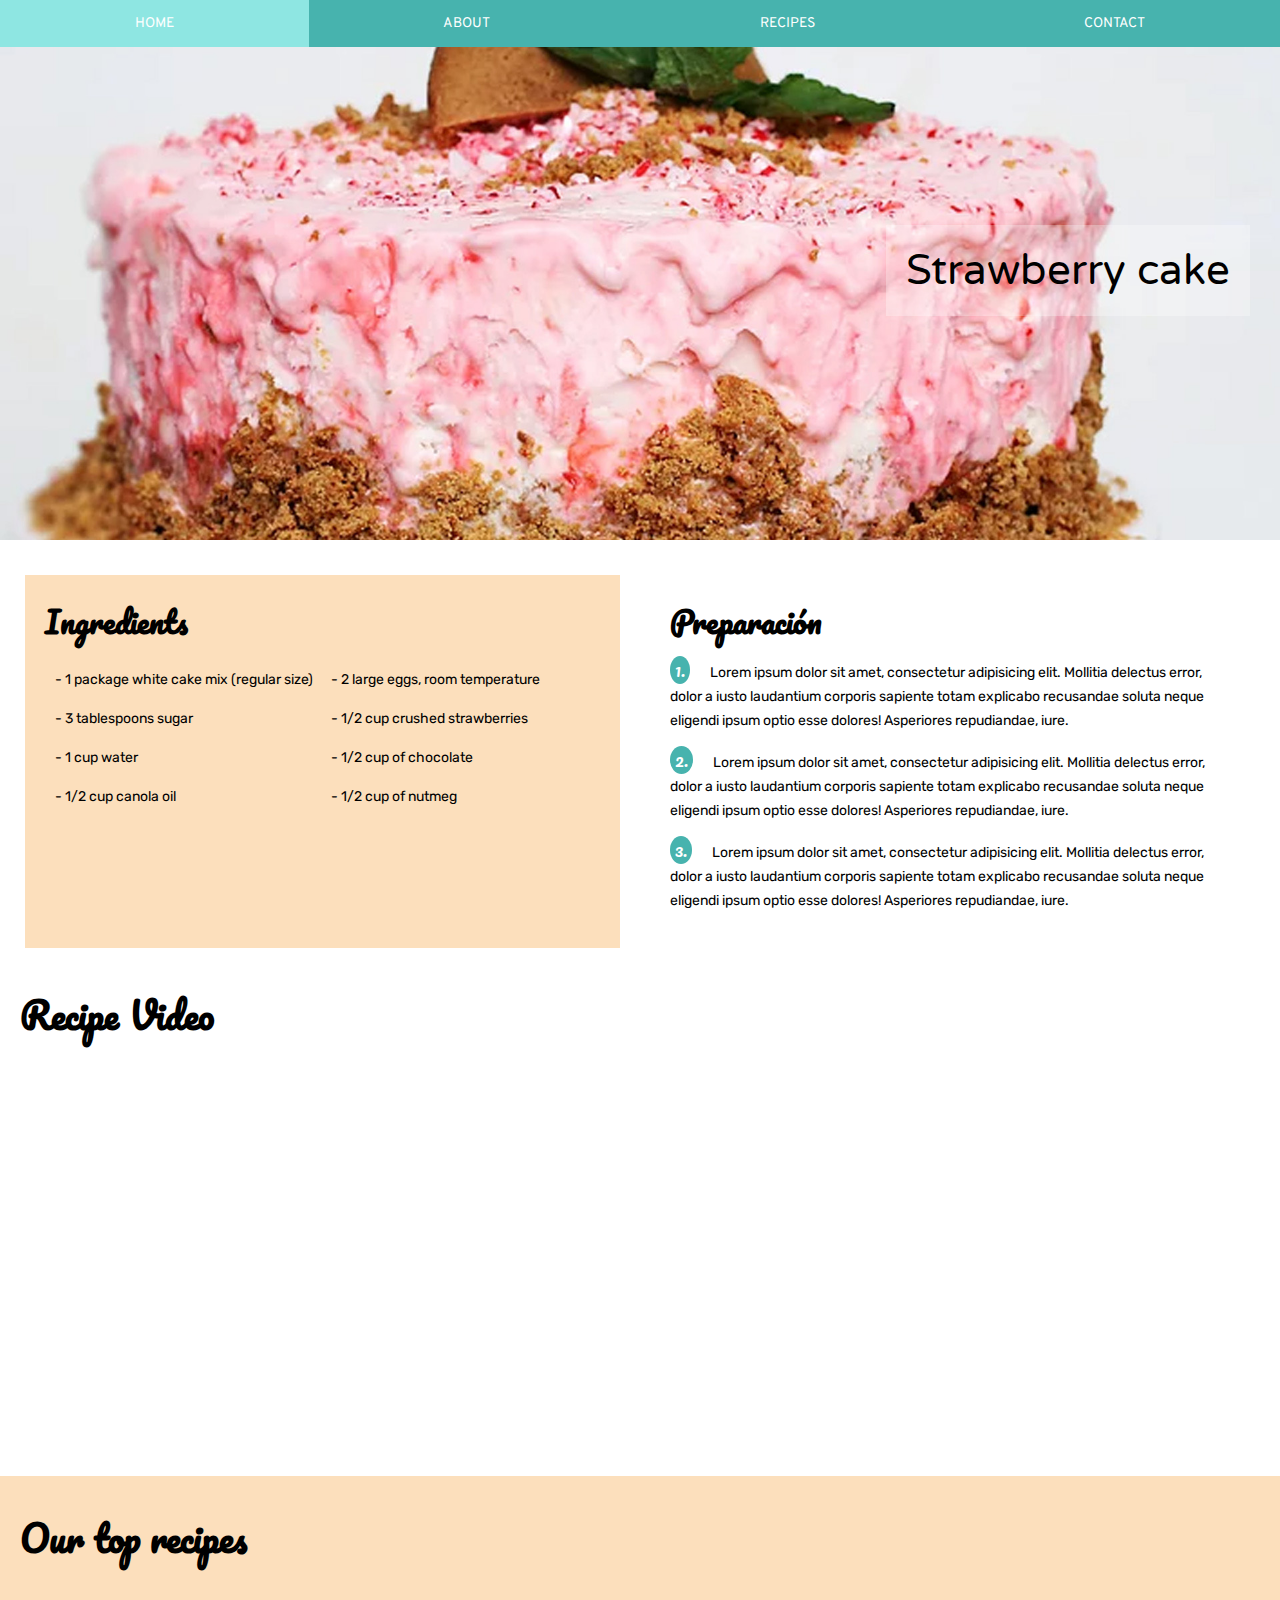
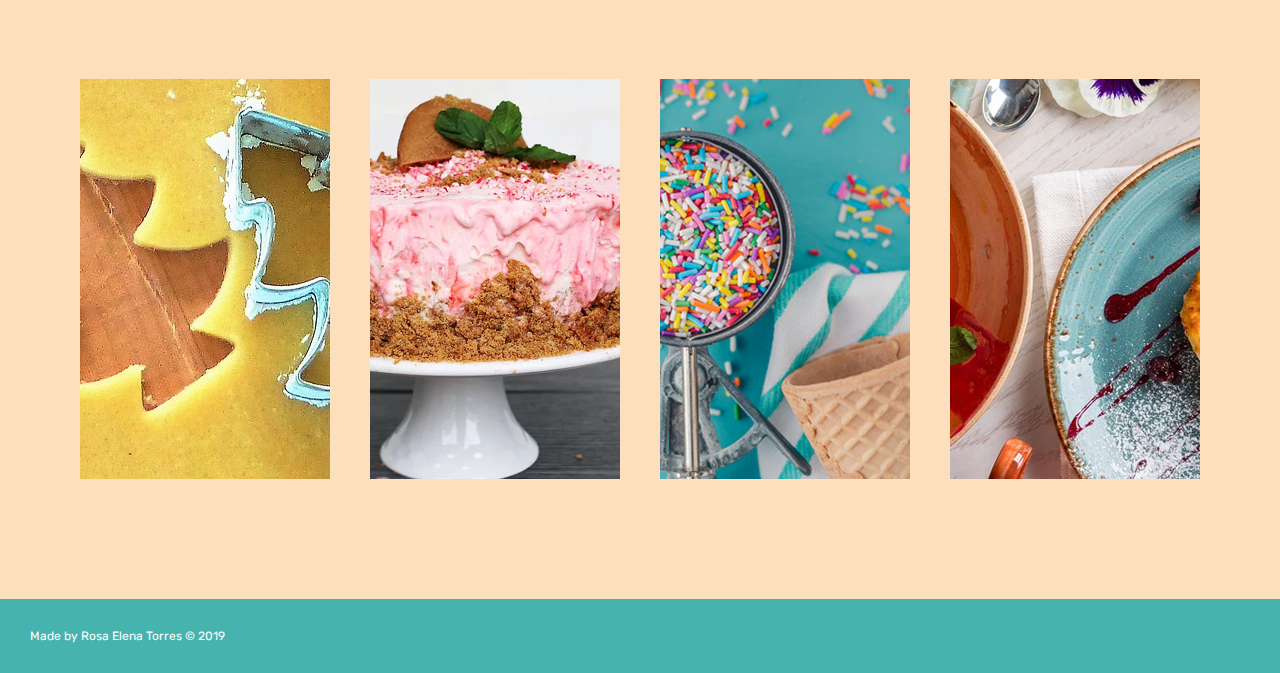
<file: recipe-strawberry-cake.html>
<!doctype html>
<html>

<head>
    <meta charset="UTF-8">
    <meta name="viewport" content="width=device-width, initial-scale=1.0">
    <link rel="stylesheet" href="css/style.css">
    <title>Recipe Strawberry Cake</title>
</head>

<body>
   <nav>
      <a href="index.html">HOME</a>
      <a href="about.html">ABOUT</a>
      <a href="recipes.html">RECIPES</a>
      <a href="contact.html">CONTACT</a>
   </nav>
 
  <section id="recipe-header-2">
        <article id="recipe">
            <h1>Strawberry cake</h1>
        </article>
  </section>


    <section id="recipe-details">
        <article id="ingredients">
            <h1>Ingredients</h1>
            <div id="ingredients-col">
                <p>- 1 package white cake mix (regular size)</p>
                <p>- 3 tablespoons sugar</p>
                <p>- 1 cup water</p>
                <p>- 1/2 cup canola oil</p>
                <p>- 2 large eggs, room temperature</p>
                <p>- 1/2 cup crushed strawberries</p>
                <p>- 1/2 cup of chocolate</p>
                <p>- 1/2 cup of nutmeg</p>
            </div>
        </article>
            <article>
              <h1>Preparación</h1>
                <p><span id="recipe-number">1.</span>Lorem ipsum dolor sit amet, consectetur adipisicing elit. Mollitia delectus error, dolor a iusto laudantium corporis sapiente totam explicabo recusandae soluta neque eligendi ipsum optio esse dolores! Asperiores repudiandae, iure.</p>
                <p><span id="recipe-number">2.</span>Lorem ipsum dolor sit amet, consectetur adipisicing elit. Mollitia delectus error, dolor a iusto laudantium corporis sapiente totam explicabo recusandae soluta neque eligendi ipsum optio esse dolores! Asperiores repudiandae, iure.</p>
                <p><span id="recipe-number">3.</span>Lorem ipsum dolor sit amet, consectetur adipisicing elit. Mollitia delectus error, dolor a iusto laudantium corporis sapiente totam explicabo recusandae soluta neque eligendi ipsum optio esse dolores! Asperiores repudiandae, iure.</p>
            </article>
        </section>
        
        <section class="recipe-video-header">
          <h2>Recipe Video</h2>
        </section>
        
        <section id="recipe-video">
            <iframe width="600" height="400" src="https://www.youtube.com/embed/BQqM916lyx0" frameborder="0" allow="accelerometer; autoplay; encrypted-media; gyroscope; picture-in-picture" allowfullscreen></iframe>
        </section>
        
    <section class="gallery-header">
          <h2>Our top recipes</h2>
    </section>

	<section class="gallery">
    
     <figure id="r1">
      <figcaption class="overlay">
      <a href="recipe-cookies.html" class="button" target="_blank"><p>Cookies Recipe</p></a></figcaption>
      </figure>
        
      <figure id="r2">
      <figcaption class="overlay">
      <a href="recipe-strawberry-cake.html" class="button" target="_blank"><p>Strawberry Cake Recipe</p></a></figcaption>
     </figure>
        
      <figure id="r3">
      <figcaption class="overlay">
      <a href="recipe-ice-cream.html" class="button" target="_blank"><p>Ice Cream Recipe</p></a></figcaption>
     </figure>
     
       <figure id="r4">
      <figcaption class="overlay">
      <a href="recipe-cheesecake.html" class="button" target="_blank"><p>Cheesecake Recipe</p></a></figcaption>
     </figure>
    </section>

 

 
  <footer>
     <p>Made by Rosa Elena Torres © 2019</p>
  </footer>


</body>
</html>
</file>
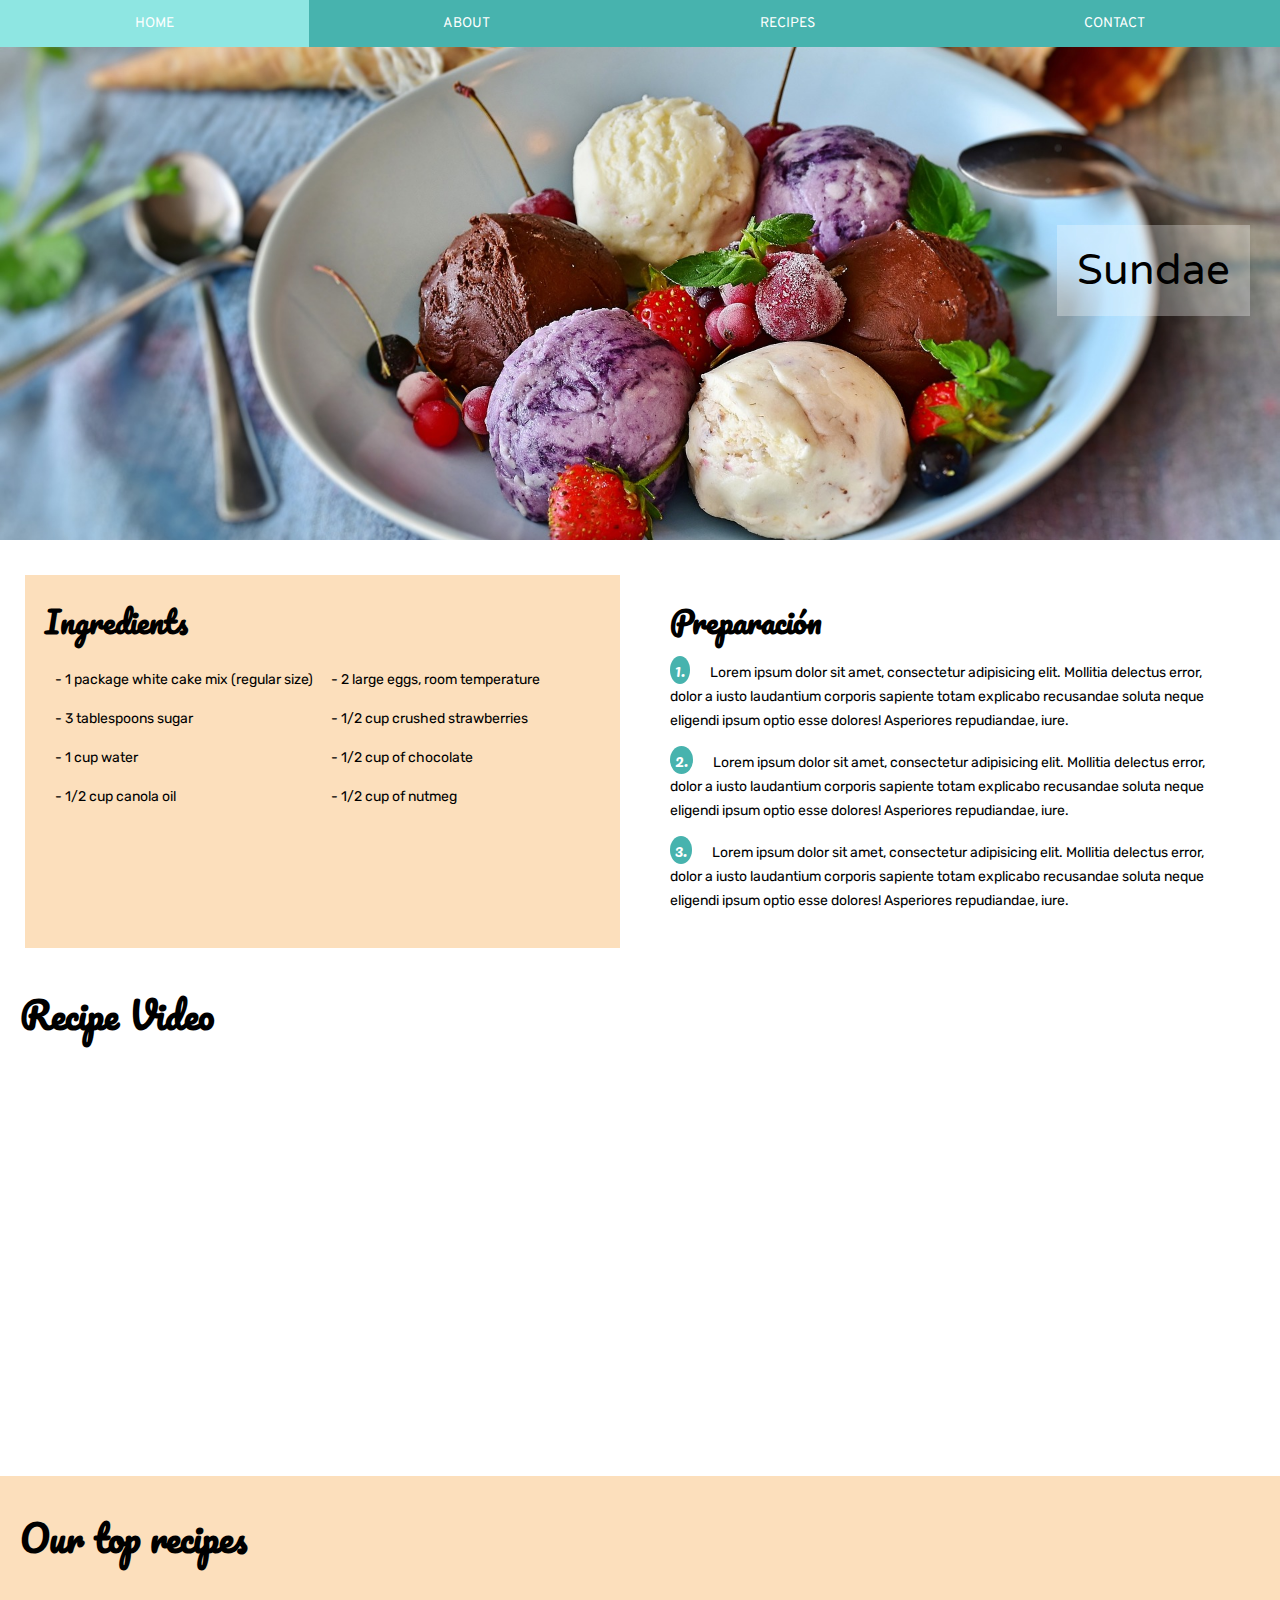
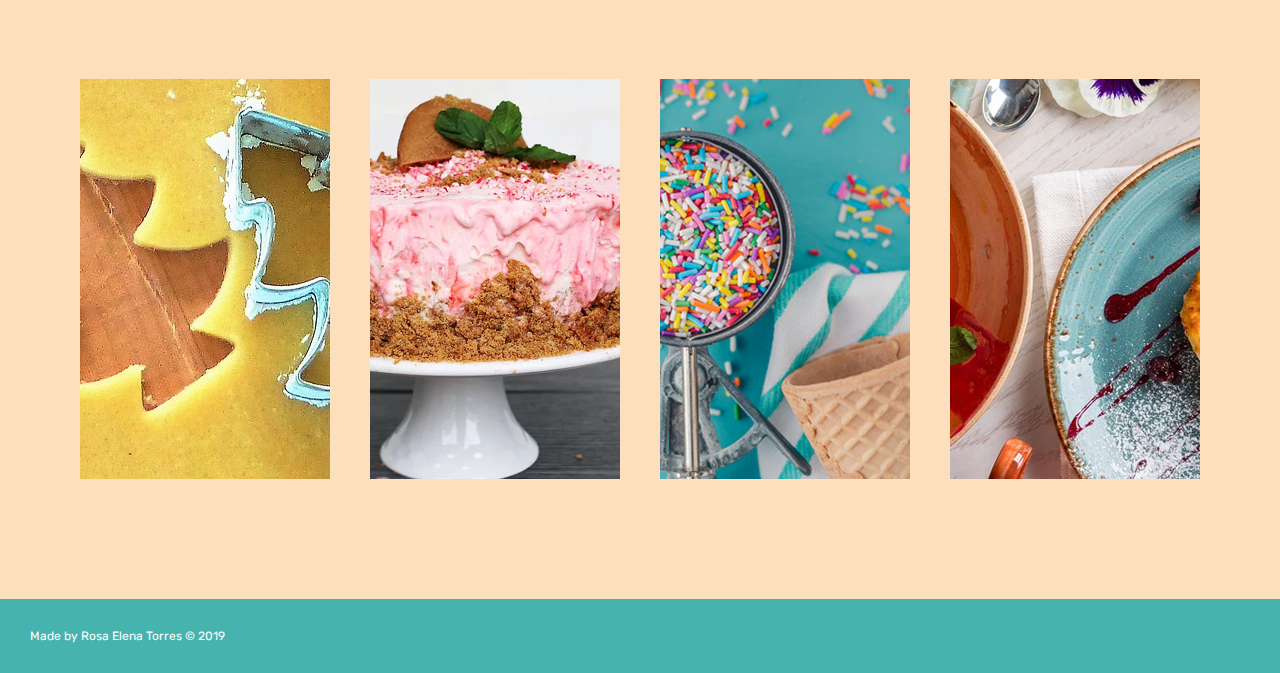
<file: recipe-sundae.html>
<!doctype html>
<html>

<head>
    <meta charset="UTF-8">
    <meta name="viewport" content="width=device-width, initial-scale=1.0">
    <link rel="stylesheet" href="css/style.css">
    <title>Recipe Sundae</title>
</head>

<body>
   <nav>
      <a href="index.html">HOME</a>
      <a href="about.html">ABOUT</a>
      <a href="recipes.html">RECIPES</a>
      <a href="contact.html">CONTACT</a>
   </nav>
 
  <section id="recipe-header-8">
        <article id="recipe">
            <h1>Sundae</h1>
        </article>
  </section>


    <section id="recipe-details">
        <article id="ingredients">
            <h1>Ingredients</h1>
            <div id="ingredients-col">
                <p>- 1 package white cake mix (regular size)</p>
                <p>- 3 tablespoons sugar</p>
                <p>- 1 cup water</p>
                <p>- 1/2 cup canola oil</p>
                <p>- 2 large eggs, room temperature</p>
                <p>- 1/2 cup crushed strawberries</p>
                <p>- 1/2 cup of chocolate</p>
                <p>- 1/2 cup of nutmeg</p>
            </div>
        </article>
            <article>
              <h1>Preparación</h1>
                <p><span id="recipe-number">1.</span>Lorem ipsum dolor sit amet, consectetur adipisicing elit. Mollitia delectus error, dolor a iusto laudantium corporis sapiente totam explicabo recusandae soluta neque eligendi ipsum optio esse dolores! Asperiores repudiandae, iure.</p>
                <p><span id="recipe-number">2.</span>Lorem ipsum dolor sit amet, consectetur adipisicing elit. Mollitia delectus error, dolor a iusto laudantium corporis sapiente totam explicabo recusandae soluta neque eligendi ipsum optio esse dolores! Asperiores repudiandae, iure.</p>
                <p><span id="recipe-number">3.</span>Lorem ipsum dolor sit amet, consectetur adipisicing elit. Mollitia delectus error, dolor a iusto laudantium corporis sapiente totam explicabo recusandae soluta neque eligendi ipsum optio esse dolores! Asperiores repudiandae, iure.</p>
            </article>
        </section>
        
        <section class="recipe-video-header">
          <h2>Recipe Video</h2>
        </section>
        
        <section id="recipe-video">
            <iframe width="600" height="400" src="https://www.youtube.com/embed/aQJJw1E7LCk" frameborder="0" allow="accelerometer; autoplay; encrypted-media; gyroscope; picture-in-picture" allowfullscreen></iframe>
        </section>
        
    <section class="gallery-header">
          <h2>Our top recipes</h2>
    </section>

	<section class="gallery">
    
     <figure id="r1">
      <figcaption class="overlay">
      <a href="recipe-cookies.html" class="button" target="_blank"><p>Cookies Recipe</p></a></figcaption>
      </figure>
        
      <figure id="r2">
      <figcaption class="overlay">
      <a href="recipe-strawberry-cake.html" class="button" target="_blank"><p>Strawberry Cake Recipe</p></a></figcaption>
     </figure>
        
      <figure id="r3">
      <figcaption class="overlay">
      <a href="recipe-ice-cream.html" class="button" target="_blank"><p>Ice Cream Recipe</p></a></figcaption>
     </figure>
     
       <figure id="r4">
      <figcaption class="overlay">
      <a href="recipe-cheesecake.html" class="button" target="_blank"><p>Cheesecake Recipe</p></a></figcaption>
     </figure>
    </section>

 

 
  <footer>
     <p>Made by Rosa Elena Torres © 2019</p>
  </footer>


</body>
</html>
</file>
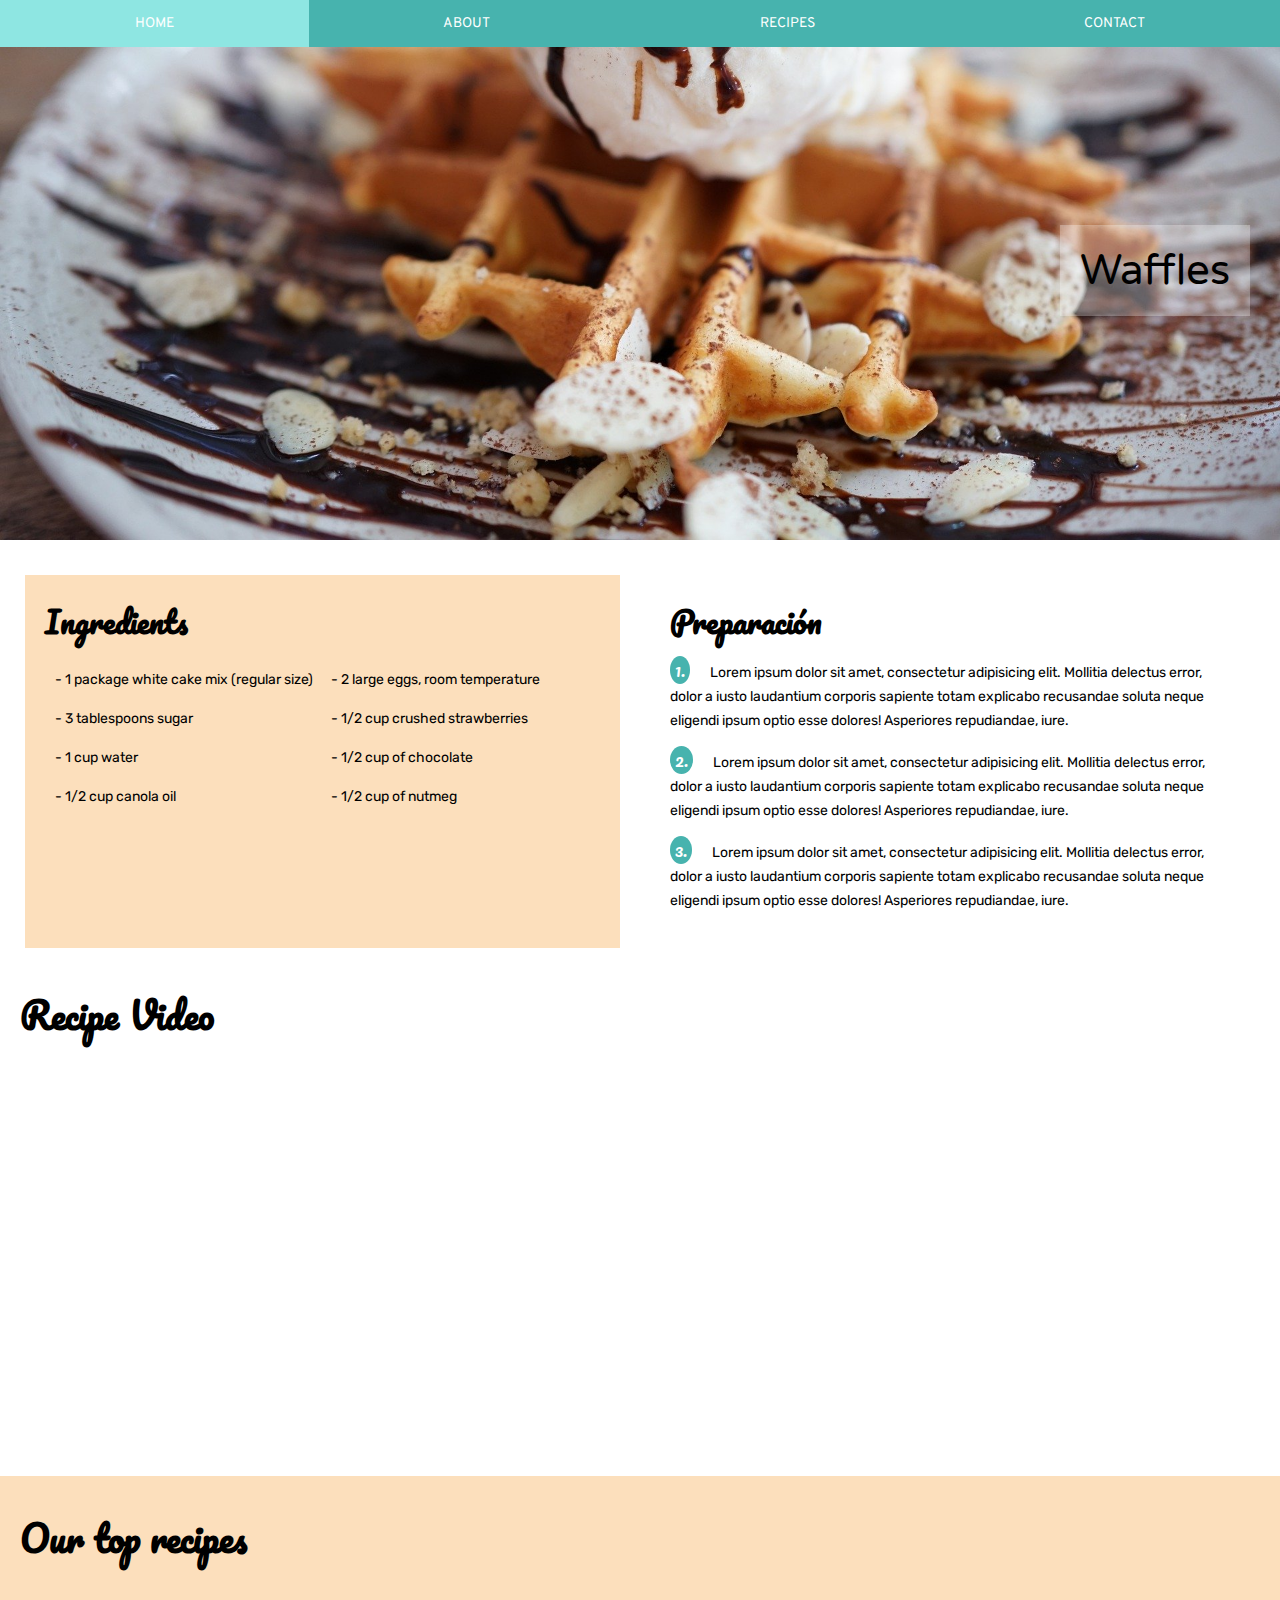
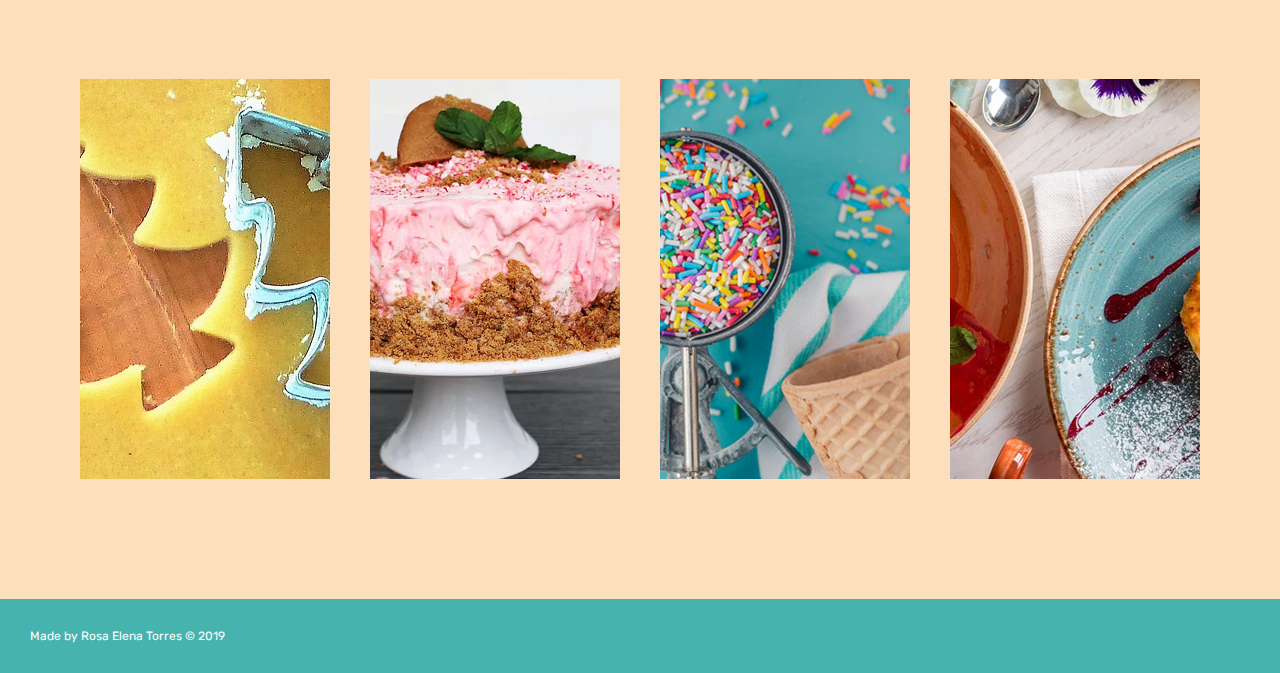
<file: recipe-waffle.html>
<!doctype html>
<html>

<head>
    <meta charset="UTF-8">
    <meta name="viewport" content="width=device-width, initial-scale=1.0">
    <link rel="stylesheet" href="css/style.css">
    <title>Recipe Waffle</title>
</head>

<body>
   <nav>
      <a href="index.html">HOME</a>
      <a href="about.html">ABOUT</a>
      <a href="recipes.html">RECIPES</a>
      <a href="contact.html">CONTACT</a>
   </nav>
 
  <section id="recipe-header-7">
        <article id="recipe">
            <h1>Waffles</h1>
        </article>
  </section>


    <section id="recipe-details">
        <article id="ingredients">
            <h1>Ingredients</h1>
            <div id="ingredients-col">
                <p>- 1 package white cake mix (regular size)</p>
                <p>- 3 tablespoons sugar</p>
                <p>- 1 cup water</p>
                <p>- 1/2 cup canola oil</p>
                <p>- 2 large eggs, room temperature</p>
                <p>- 1/2 cup crushed strawberries</p>
                <p>- 1/2 cup of chocolate</p>
                <p>- 1/2 cup of nutmeg</p>
            </div>
        </article>
            <article>
              <h1>Preparación</h1>
                <p><span id="recipe-number">1.</span>Lorem ipsum dolor sit amet, consectetur adipisicing elit. Mollitia delectus error, dolor a iusto laudantium corporis sapiente totam explicabo recusandae soluta neque eligendi ipsum optio esse dolores! Asperiores repudiandae, iure.</p>
                <p><span id="recipe-number">2.</span>Lorem ipsum dolor sit amet, consectetur adipisicing elit. Mollitia delectus error, dolor a iusto laudantium corporis sapiente totam explicabo recusandae soluta neque eligendi ipsum optio esse dolores! Asperiores repudiandae, iure.</p>
                <p><span id="recipe-number">3.</span>Lorem ipsum dolor sit amet, consectetur adipisicing elit. Mollitia delectus error, dolor a iusto laudantium corporis sapiente totam explicabo recusandae soluta neque eligendi ipsum optio esse dolores! Asperiores repudiandae, iure.</p>
            </article>
        </section>
        
        <section class="recipe-video-header">
          <h2>Recipe Video</h2>
        </section>
        
        <section id="recipe-video">
            <iframe width="600" height="400" src="https://www.youtube.com/embed/7bZJ3FaaKRU" frameborder="0" allow="accelerometer; autoplay; encrypted-media; gyroscope; picture-in-picture" allowfullscreen></iframe>
        </section>
        
    <section class="gallery-header">
          <h2>Our top recipes</h2>
    </section>

	<section class="gallery">
    
     <figure id="r1">
      <figcaption class="overlay">
      <a href="recipe-cookies.html" class="button" target="_blank"><p>Cookies Recipe</p></a></figcaption>
      </figure>
        
      <figure id="r2">
      <figcaption class="overlay">
      <a href="recipe-strawberry-cake.html" class="button" target="_blank"><p>Strawberry Cake Recipe</p></a></figcaption>
     </figure>
        
      <figure id="r3">
      <figcaption class="overlay">
      <a href="recipe-ice-cream.html" class="button" target="_blank"><p>Ice Cream Recipe</p></a></figcaption>
     </figure>
     
       <figure id="r4">
      <figcaption class="overlay">
      <a href="recipe-cheesecake.html" class="button" target="_blank"><p>Cheesecake Recipe</p></a></figcaption>
     </figure>
    </section>

 

 
  <footer>
     <p>Made by Rosa Elena Torres © 2019</p>
  </footer>


</body>
</html>
</file>
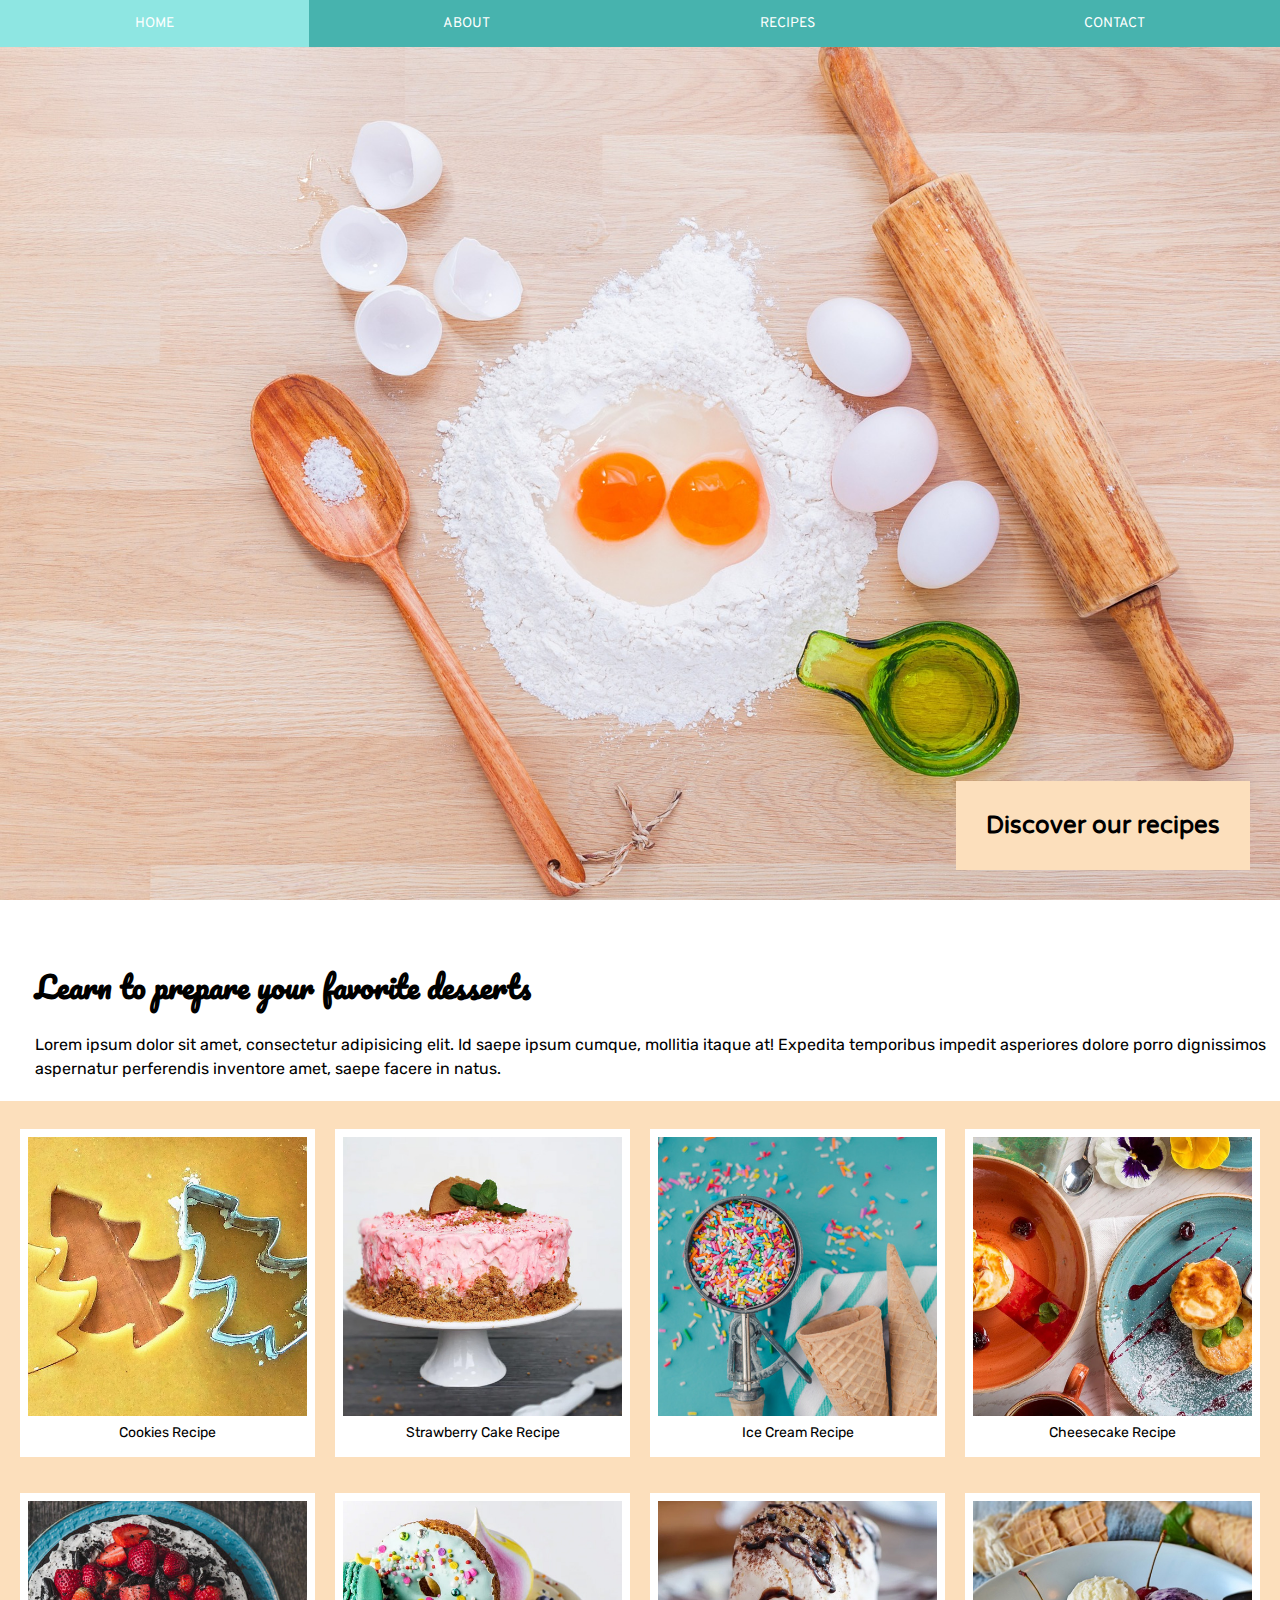
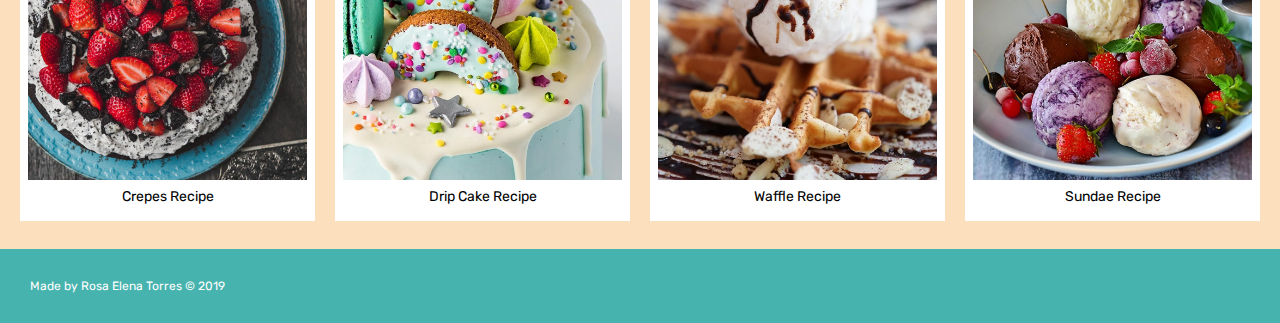
<file: recipes.html>
<!doctype html>
<html>

<head>
    <meta charset="UTF-8">
    <meta name="viewport" content="width=device-width, initial-scale=1.0">
    <link rel="stylesheet" href="css/style.css">
    <title>Recipes</title>
</head>

<body>
   <nav>
      <a href="index.html">HOME</a>
      <a href="about.html">ABOUT</a>
      <a href="recipes.html">RECIPES</a>
      <a href="contact.html">CONTACT</a>
   </nav>
 
 	<section id="s2">
     <h2>Discover our recipes</h2>
   </section>

  
   	<section id="text-form">
         <h1>Learn to prepare your favorite desserts</h1>
         <p>Lorem ipsum dolor sit amet, consectetur adipisicing elit. Id saepe ipsum cumque, mollitia itaque at! Expedita temporibus impedit asperiores dolore porro dignissimos aspernatur perferendis inventore amet, saepe facere in natus.</p>
  </section> 
  
  
    <main>
        <figure id="gallery-recipe-page">
            <a href="recipe-cookies.html" target="_blank"><img src="images/recipe-cookies-xmas-small.jpg" alt="picture">
            <figcaption>Cookies Recipe</figcaption></a>
        </figure>
        
        <figure id="gallery-recipe-page">
            <a href="recipe-strawberry-cake.html" target="_blank"><img src="images/recipe-strawberry-cake.jpg" alt="picture">
            <figcaption>Strawberry Cake Recipe</figcaption></a>
        </figure>
        
        <figure id="gallery-recipe-page">
            <a href="recipe-ice-cream.html" target="_blank"><img src="images/recipe-ice-cream.jpg" alt="picture">
            <figcaption>Ice Cream Recipe</figcaption></a>
        </figure>
        
        <figure id="gallery-recipe-page">
            <a href="recipe-cheesecake.html" target="_blank"><img src="images/recipe-cheesecake.jpg" alt="picture">
            <figcaption>Cheesecake Recipe</figcaption></a>
        </figure>
        
        <figure id="gallery-recipe-page">
            <a href="recipe-crepe.html" target="_blank"><img src="images/recipe-crepes.jpg" alt="picture">
            <figcaption>Crepes Recipe</figcaption></a>
        </figure>
        
        <figure id="gallery-recipe-page">
            <a href="recipe-drip-cake.html" target="_blank"><img src="images/recipe-bagels.jpg" alt="picture">
            <figcaption>Drip Cake Recipe</figcaption></a>
        </figure>
        
        <figure id="gallery-recipe-page">
            <a href="recipe-waffle.html" target="_blank"><img src="images/recipe-waffle.jpg" alt="picture">
            <figcaption>Waffle Recipe</figcaption></a>
        </figure>
        
        <figure id="gallery-recipe-page">
            <a href="recipe-sundae.html" target="_blank"><img src="images/recipe-sundae.jpg" alt="picture">
            <figcaption>Sundae Recipe</figcaption></a>
        </figure>
        

    </main>
 
   
 
  <footer>
     <p>Made by Rosa Elena Torres © 2019</p>
  </footer>


</body>
</html>
</file>
<file: css/style.css>
@charset "UTF-8";
/* CSS Document */

@import url('https://fonts.googleapis.com/css?family=Overpass&display=swap');
@import url('https://fonts.googleapis.com/css?family=Varela+Round&display=swap');@import url('https://fonts.googleapis.com/css?family=Rubik&display=swap');
@import url('https://fonts.googleapis.com/css?family=Pacifico&display=swap');


*{
    padding: 0;
    margin: 0;
    box-sizing: border-box;
}

nav {
    text-align: center;
    position: fixed; 
    top: 0;
    left: 0;
    width: 100%;    
	display: flex;
	font-family: 'Overpass', sans-serif;
	flex-wrap: wrap;
	z-index:999;
}

nav a:link { 
	font-size:14px;
    padding: 15px;
    background: #47B3AE;
    flex-grow: 1;
    text-decoration: none;
    color: #fff;
    text-align: center;  
	font-family: 'Overpass', sans-serif;
}

nav a:visited {  
    color: #fff;  
	font-family: 'Overpass', sans-serif;
}

nav a:hover {    
    background: #8ee6e2;
    color: #fff;  
	font-family: 'Overpass', sans-serif;
}

#vidbanner {
    position: fixed;
    top: 50%; 
    left: 50%;
    transform: translate(-50%,-50%);
    min-height: 100vh; 
    min-width: 100%;
    widows: auto;
    height: auto;
    z-index: -1; 
    background: url(../images/banner-video.jpg) no-repeat;
    background-size: cover; 
}


#home-banner {
    position: fixed;
    top: 50%; 
    left: 50%;
    transform: translate(-50%,-50%);
    min-height: 100vh; 
    min-width: 100%;
    widows: auto;
    height: auto;
    z-index: -1; 
    background: url(../images/home.jpg) center center no-repeat;
    background-size: cover;
    
}

header {
    width: 100%;
    height: 100vh;
    display: flex;
    justify-content: center;
    align-items: center;
}

hgroup {
    bottom: 0px;
    color: #fff;
    justify-content: flex-end;
    text-align: center;
    font-family: 'Varela Round', sans-serif;
    font-size: 2vmax;
    background: rgba(0, 0, 0, 0.1);
    padding: 40px;
}

#slider-header hgroup h1 {
    display: block;
    font-size: 2em;
    font-weight: bold;
}

#slider-header hgroup h2 {
    display: block;
    font-size: 1.5em;
    font-weight: bold;
}

section.parent {
    background: white;
    width: 100%;
    min-height: 100vh;
    height: auto;
    display: flex;
    flex-flow: row wrap;
}

.parent article {
    width: 100%;
    min-height: 100vh;
    font-size: 14px;
    padding: 20px;
}

.parent article h1 {
    font-size: 30px;
    margin-left: 15px;
    padding-top: 30px;
    padding-left: 20px;
    font-family: Pacifico, cursive;
}

.parent article p {
    line-height: 24px;
    margin-left: 15px;
    padding-top: 20px;
    padding-left: 20px;
    font-family: Rubik, sans-serif;
    margin-bottom: 20px;
}

.parent a:link {
    background-color: #47B3AE;
    display: inline-block;
    margin-left: 35px;
    margin-top: 15px;
    color: #fff;
    font-family: Overpass, sans-serif;
    text-decoration: none;
    padding: 13px;
}

.parent a:hover {    
    background: #8ee6e2;
    color: #fff;  
	font-family: 'Overpass', sans-serif;
}

.parent a:visited {
    color: #fff;
}

.parent #side-img3 {
    width: 100%;
    min-height: 100vh;
    height: auto;
    display: flex;
    background: url(../images/cupcakes-white.jpg) top center no-repeat;
    flex-flow: row wrap;
}

#s1 {
    width: 100%;
    height: 100vh;
    display: flex;
    justify-content: center;
    align-items: center;
    background: url(../images/pancake.jpg) fixed center center no-repeat;
}

#s1 h2 {
    margin-bottom: 30px;
    margin-right: 30px;
    text-align: center;
    font-family: "Varela Round", sans-serif;
    padding: 30px;
    background: #FCDFBC;
}

section.parent {
    width: 100%;
    min-height: 100vh;
    height: auto;
    display: flex;
    flex-flow: row wrap;
    background: white;
}

.parent #side-img2 {
    width: 100%;
    min-height: 100vh;
    height: auto;
    display: flex;
    background: url(../images/recipes.jpg) center center no-repeat;
    flex-flow: row wrap;
}

.parent #side-img1 {
    width: 100%;
    min-height: 100vh;
    height: auto;
    display: flex;
    background: url(../images/cupcakes-white.jpg) top right no-repeat;
    flex-flow: row wrap;
}


/*********RESPONSIVE********/

@media only screen and (min-width:1024px) {
    .parent {
    align-content: center;
 }   
    .parent article {
     width: 50%;
}
    .parent #side-img1{
	 width: 50%;
}      
    .parent #side-img2{
	width: 50%;
}

    article#ingredients #ingredients-col {
	flex: 50%;
    column-count: 2;
}

    #recipe-details  {
    width: 50%;
    display: flex;
}

    


}

@media only screen and (min-width:600px) {
    .parent {
    align-content: center;
 }   
    .parent #side-img1 {
	 width: 50%;
}      
    .parent #side-img2 {
	width: 50%;
}

    
    .parent article {
    width: 50%;
}

    .column {
    flex: 100%;
    max-width: 100%;
}
    
article#ingredients #ingredients-col {
	flex: 80%;
    column-count: 2;
}

    #recipe-details  {
    width: 50%;
    display: flex;
}

    
}

    
@media (max-width: 800px) {
    .column {
        flex: 50%;
        max-width: 50%;
    }
}



/*********FIGURE********/

section.gallery-header {
    display: block;
    font-size: 24px;
    padding-top: 30px;
    padding-left: 20px;
    font-family: Pacifico, cursive;
    background: #FCDFBC;
}

.gallery {
    width: 100%;
    min-height: 70vh;
    height: auto;
    display: flex;
    justify-content:center;
    align-content: center;
    z-index: -1;
    background: #FCDFBC;
    flex-flow: row wrap;
    text-decoration: none;
}


.gallery figure {
    position: relative;
    width: 250px;
    height: 400px;
    text-align: center;
    color: white;
    overflow: hidden;
    margin: 10px 20px 20px;
}

figure h1 {
    font-family: Rubik, sans-serif;
    font-size: 18px;
    color: black;
    text-shadow: rgba(0, 0, 0, 0.6) 0px 0px 30px;
    position: absolute;
    top: 20px;
    left: 0px;
    width: 100%;
    transition: all 0.3s ease 0s;
}

figcaption.overlay {
  position: absolute;
  bottom: 100%;
  left: 0;
  right: 0;
  background-color: #47B3AE;
  overflow: hidden;
  width: 100%;
  height:0;
  transition: .5s ease;
}


.button {
  color: white;
  font-size: 20px;
  position: absolute;
  top: 50%;
  left: 50%;
  transform: translate(-50%, -50%);
  text-align: center;
  text-decoration: none;

}

.button p {
    font-family: Overpass, sans-serif;
    font-size:14px;
    padding: 15px;
    background: #FCDFBC;
    flex-grow: 1;
    color: black; 

}


#r1 {
    background: url(../images/recipe-cookies-xmas-small.jpg) no-repeat center center;
}

#r1:hover .overlay {
  bottom: 0;
  height: 100%;
}


#r2 {
    background: url(../images/recipe-strawberry-cake.jpg) no-repeat center center;
}

#r2:hover .overlay {
  bottom: 0;
  height: 100%;
}

#r3 {
    background: url(../images/recipe-ice-cream.jpg) no-repeat center center;
}

#r3:hover .overlay {
  bottom: 0;
  height: 100%;
}

#r4 {
    background: url(../images/recipe-cheesecake.jpg) no-repeat center center;
}

#r4:hover .overlay {
  bottom: 0;
  height: 100%;
}


/*********ABOUT PAGE********/

.content-about {
	padding: 30px;
    background: #fff;
    display: flex;
}

.text-about {
    left: 0;
    right: 0;
    text-align:center;
	align-items: center;
	justify-content: center;
	margin-left:auto;
	margin-right:auto;
    width: 60%;
}

.content-about p {
	font-size: 14px;
    line-height: 24px;
	font-family: 'Rubik', sans-serif;
    margin-bottom: 20px;
}

.content-about h1 {
	font-size:30px;
	justify-self: start;
	padding-bottom:20px;
	font-family: 'Staatliches', cursive;
	font-family: 'Pacifico', cursive;

}



/*********RECIPES PAGE********/

/*********COOKIES********/

#recipe-header{
    
    width: 100%; 
    height: 60vh;
    background: url(../images/recipe-cookies-xmas.jpg) no-repeat bottom center;
    background-size: cover;
    display: flex;
    justify-content: flex-end;
    align-items: center;
    left: 0;
}


#recipe-header h1 {
    font-size: 42px;
    color:black;
    font-family: 'Varela Round', sans-serif;
    font-weight: 300;
    background: rgba(256, 256, 256, .300);
    padding: 20px;
    margin-right: 30px;
    
}


#recipe-details {
    justify-content: space-around;
    padding: 15px;
    width: 100%;
}

#recipe-details h1 {
    font-family: Pacifico, cursive;
    font-size: 30px;
    padding-bottom: 10px;
}


#recipe-details article {
    background: #fff;
    padding: 20px;
    margin:20px;
    margin-left: 10px;
    width: 100%;
}

#recipe-details article#ingredients {
    background: #FCDFBC;
    padding: 20px;
    margin:20px;
    margin-left: 10px;

}


article#ingredients #ingredients-col {
    flex: 100%;
    max-width: 100%;
    padding: 0 10px;
    margin-top: 10px;
}

#recipe-details article p {
    margin-bottom:15px;
    font-family: Rubik, sans-serif;
    font-size: 14px;
    line-height: 24px;
}


#recipe-number {
    background: #47B3AE;
    font-family: Pacifico, sans-serif;
    font-size: 16px;
    padding-right: 5px;
    padding-left: 5px;
    margin-right: 20px;
    color: #fff;
    border-radius: 50%;
    text-align: center;
}

.recipe-video-header {
    display: block;
    font-size: 24px;
    padding-left: 20px;
    font-family: Pacifico, cursive;
}

#recipe-video {
    padding: 15px;
    margin-left: 10px;
    left: 0;
    right: 0;
    text-align:center;
	display: flex;
	align-items: center;
	justify-content: center;
	margin-left:auto;
	margin-right:auto;
}

/*********STRAWBERRY********/

#recipe-header-2 {
    
    width: 100%; 
    height: 60vh;
    background: url(../images/recipe-strawberry-cake-b.jpg) no-repeat center center;
    background-size: cover;
    display: flex;
    justify-content: flex-end;
    align-items: center;
    left: 0;
}


#recipe-header-2 h1 {
    font-size: 42px;
    color:black;
    font-family: 'Varela Round', sans-serif;
    font-weight: 300;
    background: rgba(256, 256, 256, .300);
    padding: 20px;
    margin-right: 30px;
    
}

/*********ICE CREAM********/

#recipe-header-3 {
    
    width: 100%; 
    height: 60vh;
    background: url(../images/recipe-ice-cream-b.jpg) no-repeat center center;
    background-size: cover;
    display: flex;
    justify-content: flex-end;
    align-items: center;
    left: 0;
}


#recipe-header-3 h1 {
    font-size: 42px;
    color:black;
    font-family: 'Varela Round', sans-serif;
    font-weight: 300;
    background: rgba(256, 256, 256, .300);
    padding: 20px;
    margin-right: 30px;
    
}

/*********CHEESECAKE********/

#recipe-header-4 {
    
    width: 100%; 
    height: 60vh;
    background: url(../images/recipe-cheecake-b.jpg) no-repeat center center;
    background-size: cover;
    display: flex;
    justify-content: flex-end;
    align-items: center;
    left: 0;
}


#recipe-header-4 h1 {
    font-size: 42px;
    color:black;
    font-family: 'Varela Round', sans-serif;
    font-weight: 300;
    background: rgba(256, 256, 256, .300);
    padding: 20px;
    margin-right: 30px;
    
}

/*********CREPES********/

#recipe-header-5 {
    
    width: 100%; 
    height: 60vh;
    background: url(../images/recipe-crepes-b.jpg) no-repeat center center;
    background-size: cover;
    display: flex;
    justify-content: flex-end;
    align-items: center;
    left: 0;
}


#recipe-header-5 h1 {
    font-size: 42px;
    color:black;
    font-family: 'Varela Round', sans-serif;
    font-weight: 300;
    background: rgba(256, 256, 256, .300);
    padding: 20px;
    margin-right: 30px;
    
}

/*********DRIP CAKE********/

#recipe-header-6 {
    
    width: 100%; 
    height: 60vh;
    background: url(../images/recipe-bagels-b.jpg) no-repeat center center;
    background-size: cover;
    display: flex;
    justify-content: flex-end;
    align-items: center;
    left: 0;
}


#recipe-header-6 h1 {
    font-size: 42px;
    color:black;
    font-family: 'Varela Round', sans-serif;
    font-weight: 300;
    background: rgba(256, 256, 256, .300);
    padding: 20px;
    margin-right: 30px;
    
}

/*********WAFFLES********/

#recipe-header-7 {
    
    width: 100%; 
    height: 60vh;
    background: url(../images/recipe-waffle-b.jpg) no-repeat bottom center;
    background-size: cover;
    display: flex;
    justify-content: flex-end;
    align-items: center;
    left: 0;
}


#recipe-header-7 h1 {
    font-size: 42px;
    color:black;
    font-family: 'Varela Round', sans-serif;
    font-weight: 300;
    background: rgba(256, 256, 256, .300);
    padding: 20px;
    margin-right: 30px;
    
}

/*********SUNDAE********/

#recipe-header-8 {
    
    width: 100%; 
    height: 60vh;
    background: url(../images/recipe-sundae-b.jpg) no-repeat center center;
    background-size: cover;
    display: flex;
    justify-content: flex-end;
    align-items: center;
    left: 0;
}


#recipe-header-8 h1 {
    font-size: 42px;
    color:black;
    font-family: 'Varela Round', sans-serif;
    font-weight: 300;
    background: rgba(256, 256, 256, .300);
    padding: 20px;
    margin-right: 30px;
    
}


/*********FOOTER********/

footer {
    background-color: rgb(71, 179, 174);
    color: white;
    padding: 20px;
}

footer p {
    font-family: Rubik, sans-serif;
    font-size: 12px;
    padding: 10px;
}


/********* PAGE - CONTACT US ********/

#text-form h1 {
    margin-top:40px;
    font-size: 30px;
    margin-left: 15px;
    padding-top: 20px;
    padding-left: 20px;
    font-family: Pacifico, cursive;
}

#text-form p {
    line-height: 24px;
    margin-left: 15px;
    padding-top: 20px;
    padding-left: 20px;
    font-family: Rubik, sans-serif;
    margin-bottom: 20px; 
}



#formwrapper {
	width: 50%;
	background: #f4f7f8;
	padding: 10px 20px;
	margin: 20px auto;
	border-radius: 8px;
    display: flex;
    margin-top:30px;
}

input[type=text], input[type=email] {
    padding: 12px 0px 4px;
    margin: 6px 0 20px;
	border:none;
    font-size:16px;
    font-family: 'Rubik', sans-serif;
    color: #8a97a0;
    background-color: #e8eeef;
    transition:all .3s;
	box-shadow: 0 1px 0 rgba(0,0,0,0.03) inset;
	margin-bottom: 30px;
    box-sizing: border-box; 
    border-radius: 4px;
    outline: none;
    width: 100%;
}

input[type=text]:focus, input[type=email]:focus {
    background: #d2d9dd;
    color: #8a97a0;
	outline: none;
}

input[type=submit] {
   	position: relative;
	display: block;
    width: 100%;
    background: #47B3AE;
    color: #fff;
    padding: 15px;
    margin: 14px 10px 14px 0;
	outline: none;
    border: none;
    cursor: pointer;
    font-size:14px;
    font-family: 'Overpass', sans-serif;
    transition:all .3s;   
    flex-grow: 1;
    text-align: center; 
    margin: 0 auto;
}



input[type=submit]:hover {
    background: #8ee6e2;
    color: #fff;  
	font-family: 'Overpass', sans-serif;
}

textarea {
    font-family: 'Rubik', sans-serif;
	background: rgba(255,255,255,.1);
	border: none;
	border-radius: 4px;
	font-size: 16px;
	margin: 0;
	outline: 0;
	padding: 10px;
	width: 100%;
	box-sizing: border-box; 
	background-color: #e8eeef;
	color:#8a97a0;
	box-shadow: 0 1px 0 rgba(0,0,0,0.03) inset;
	margin-bottom: 30px;
}

textarea:focus {
    background: #d2d9dd;
    color:#fff;
	outline: none;
}


/********* PAGE - RECIPES ********/


#s2 {
    width: 100%; 
    height: 100vh;
    background: url(../images/recipes.jpg) no-repeat center center;
    background-size: cover;
    display: flex;
   	justify-content: flex-end;
    align-items: flex-end;
}

#s2 h2 {
    margin-bottom: 30px;
    margin-right: 30px;
    text-align: center;
    font-family: "Varela Round", sans-serif;
    padding: 30px;
    background: #FCDFBC;
}


/*********FIGURE********/

section.gallery-header {
    display: block;
    font-size: 24px;
    padding-top: 30px;
    padding-left: 20px;
    font-family: Pacifico, cursive;
    background: #FCDFBC;
}



main {
	padding:20px;
	display: grid;
	grid-gap: 20px;
    grid-template-columns: repeat(auto-fit, minmax(280px, 1fr));
    background: #FCDFBC;
	
}


main figure#gallery-recipe-page {
    margin: 8px 0;
    padding: 8px;
    background-color: #fff;
    
}

main figure#gallery-recipe-page a:link {
    text-decoration: none;
    color: black;
    
}


main figure#gallery-recipe-page a:active {
    text-decoration: none;
    color: black;
    
}

main figure#gallery-recipe-page:hover {
    transform: scale(1.1);
    transition: 0.15s;
}

main figure#gallery-recipe-page a:visited {
    color: black;
    
}

main figure#gallery-recipe-page figcaption {
    text-align: center;
    padding: 8px 4px;
    font-family: Rubik, sans-serif;
    font-size: 14px;
}


#gallery-recipe-page img {
	display: block;
	width: 100%;
}

#gallery-recipe-page img:hover {
	opacity: 0.4;
    transition: 0.3s;
}
</file>
